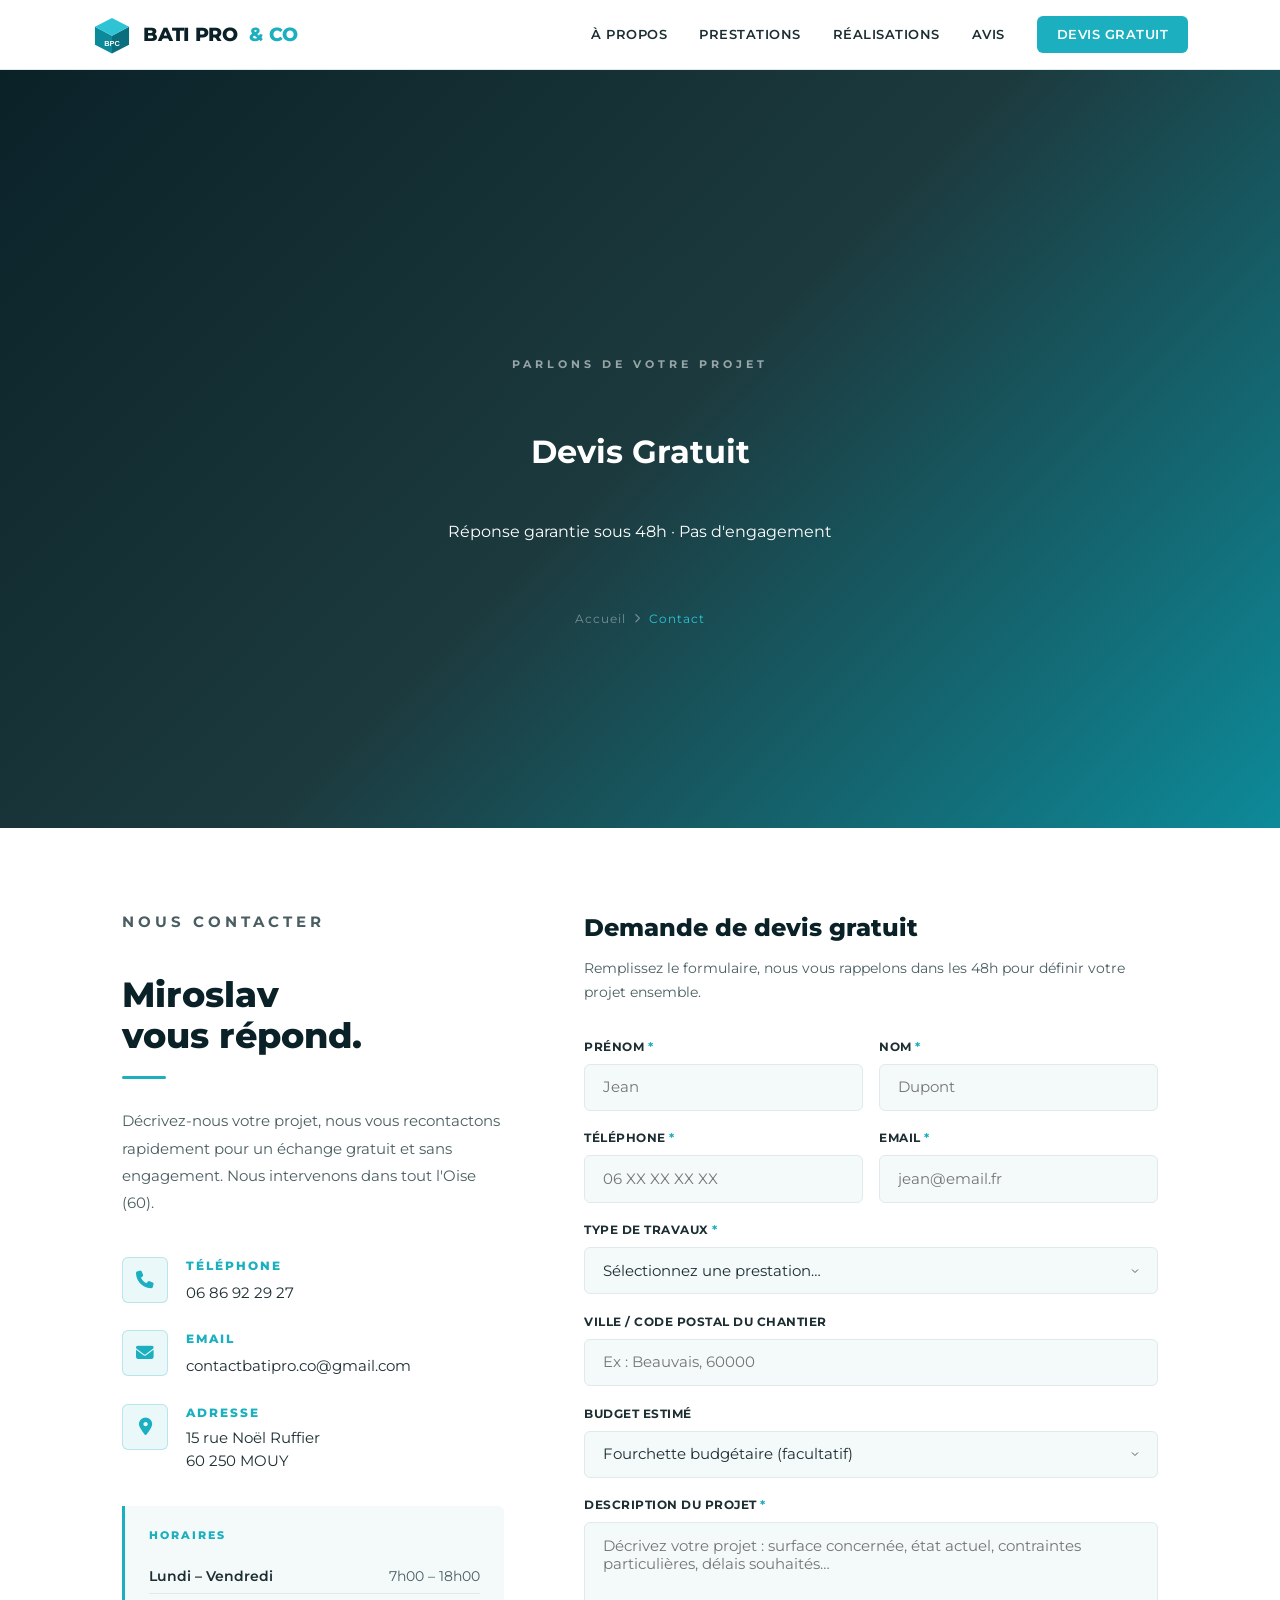
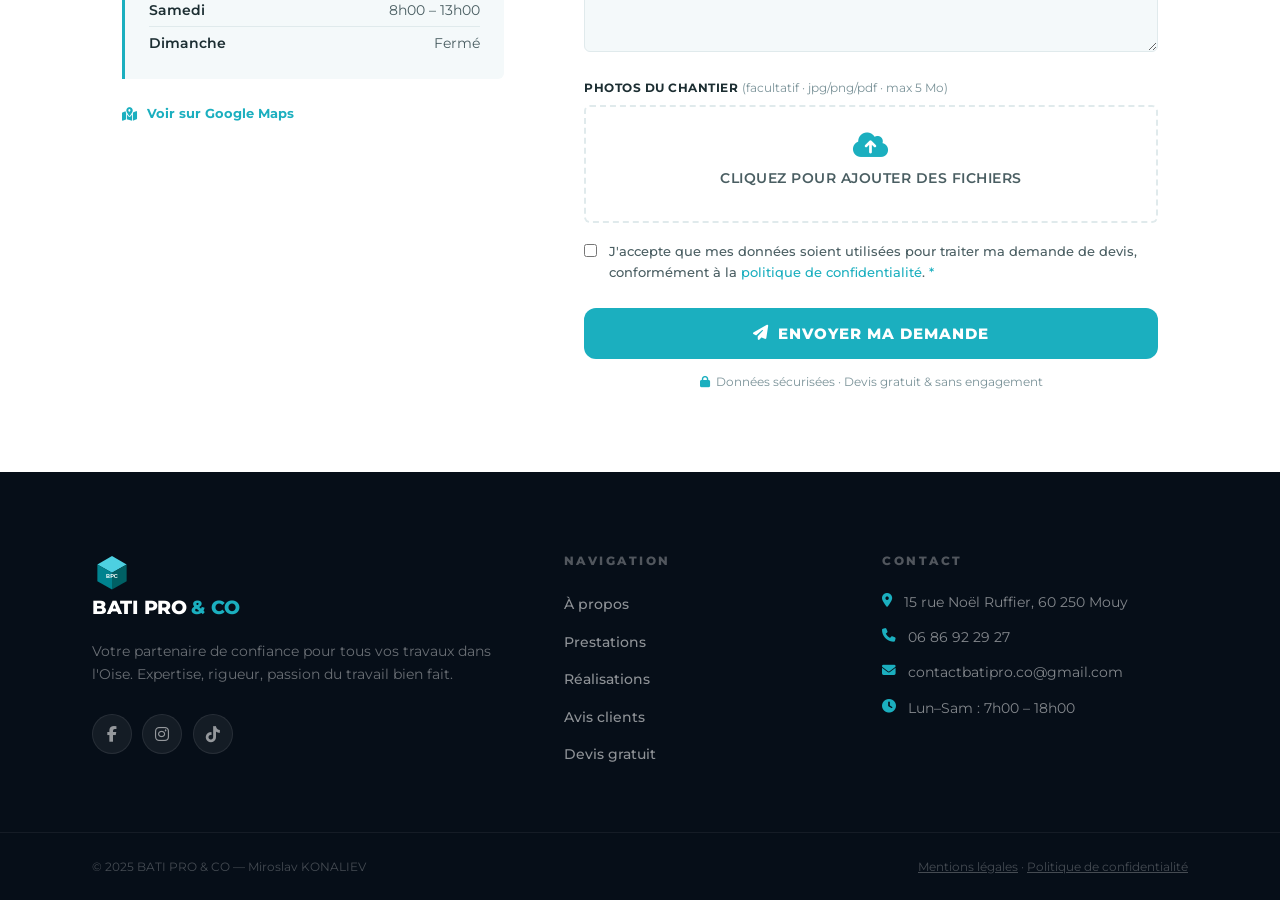
<file: contact.html>
<!DOCTYPE html>
<html lang="fr">
<head>
    <meta charset="UTF-8">
    <meta name="viewport" content="width=device-width, initial-scale=1.0">

    <!-- ═══ SEO PRIMAIRE ═══ -->
    <title>Devis Gratuit – BATI PRO & CO | Contactez-nous – Mouy, Oise</title>
    <meta name="description" content="Demandez votre devis gratuit à BATI PRO & CO. Rénovation, gros œuvre, isolation – Mouy et toute l'Oise (60). Réponse sous 48h – 06 86 92 29 27">
    <meta name="author"  content="BATI PRO & CO – Miroslav KONALIEV">
    <meta name="robots"  content="noindex, follow">
    <meta name="theme-color" content="#1BAFBF">
    <link rel="canonical" href="https://www.batipro-and-co.fr/contact.html">

    <!-- ═══ OPEN GRAPH ═══ -->
    <meta property="og:type"        content="website">
    <meta property="og:locale"      content="fr_FR">
    <meta property="og:site_name"   content="BATI PRO & CO">
    <meta property="og:url"         content="https://www.batipro-and-co.fr/contact.html">
    <meta property="og:title"       content="Devis Gratuit – BATI PRO & CO | Mouy, Oise (60)">
    <meta property="og:description" content="Demandez votre devis gratuitement. Réponse sous 48h – 06 86 92 29 27.">
    <meta property="og:image"       content="https://www.batipro-and-co.fr/images/og-image.jpg">
    <meta property="og:image:alt"   content="BATI PRO & CO – Devis gratuit">

    <!-- ═══ TWITTER CARD ═══ -->
    <meta name="twitter:card"        content="summary_large_image">
    <meta name="twitter:title"       content="Devis Gratuit – BATI PRO & CO | Mouy, Oise">
    <meta name="twitter:description" content="Devis gratuit sous 48h. Rénovation, gros œuvre, isolation RGE – Oise (60).">
    <meta name="twitter:image"       content="https://www.batipro-and-co.fr/images/og-image.jpg">

    <!-- ═══ SCHEMA.ORG — FAQ (boost visibilité Google) ═══ -->
    <script type="application/ld+json">
    {
      "@context": "https://schema.org",
      "@type": "FAQPage",
      "mainEntity": [
        {
          "@type": "Question",
          "name": "Quel est le délai pour obtenir un devis ?",
          "acceptedAnswer": {
            "@type": "Answer",
            "text": "Nous vous recontactons sous 48h après réception de votre demande pour fixer un rendez-vous sur chantier. Le devis est entièrement gratuit et sans engagement."
          }
        },
        {
          "@type": "Question",
          "name": "BATI PRO & CO intervient dans quelles zones ?",
          "acceptedAnswer": {
            "@type": "Answer",
            "text": "Nous intervenons principalement dans l'Oise (60) et le Val-d'Oise (95). Basés à Mouy, nous couvrons Beauvais, Creil, Compiègne, Senlis et leurs environs."
          }
        },
        {
          "@type": "Question",
          "name": "Êtes-vous certifié RGE pour l'isolation ?",
          "acceptedAnswer": {
            "@type": "Answer",
            "text": "Oui, BATI PRO & CO est certifié RGE (Reconnu Garant de l'Environnement), ce qui vous permet de bénéficier des aides MaPrimeRénov' et CEE pour vos travaux d'isolation."
          }
        },
        {
          "@type": "Question",
          "name": "Proposez-vous une garantie sur vos travaux ?",
          "acceptedAnswer": {
            "@type": "Answer",
            "text": "Tous nos travaux de construction et gros œuvre sont couverts par la garantie décennale obligatoire. Nous sommes assurés et nos chantiers respectent les normes DTU en vigueur."
          }
        }
      ]
    }
    </script>

    <!-- ═══ FAVICON ═══ -->
    <link rel="icon"             type="image/png" href="images/favicon.png">
    <link rel="apple-touch-icon"                  href="images/favicon.png">

    <!-- ═══ POLICES ═══ -->
    <!-- ═══ POLICES ASYNC (non-bloquant) ═══ -->
    <link rel="preconnect" href="https://fonts.googleapis.com">
    <link rel="preconnect" href="https://fonts.gstatic.com" crossorigin>
    <link rel="preload" as="style" href="https://fonts.googleapis.com/css2?family=Montserrat:wght@300;400;500;600;700;800&display=swap">
    <link rel="stylesheet" href="https://fonts.googleapis.com/css2?family=Montserrat:wght@300;400;500;600;700;800&display=swap" media="print" onload="this.media='all'">
    <noscript><link rel="stylesheet" href="https://fonts.googleapis.com/css2?family=Montserrat:wght@300;400;500;600;700;800&display=swap"></noscript>

    <!-- ═══ FONT AWESOME ASYNC (non-bloquant, économie ~950ms) ═══ -->
    <link rel="preload" as="style" href="https://cdnjs.cloudflare.com/ajax/libs/font-awesome/6.5.0/css/all.min.css">
    <link rel="stylesheet" href="https://cdnjs.cloudflare.com/ajax/libs/font-awesome/6.5.0/css/all.min.css" media="print" onload="this.media='all'">
    <noscript><link rel="stylesheet" href="https://cdnjs.cloudflare.com/ajax/libs/font-awesome/6.5.0/css/all.min.css"></noscript>
    <!-- ═══ PRELOAD LCP ═══ -->

    <!-- ═══ CSS CRITIQUE INLINE (0ms bloquant) ═══ -->
    <style>@font-face{font-family:'Montserrat';font-display:swap;}
:root{--c-teal:#1BAFBF;--c-teal-d:#0D8A99;--c-teal-l:#2EC4D6;--c-navy:#0A2128;--c-ink:#1C2E32;--c-slate:#4A5E62;--c-muted:#7A9298;--c-border:#E0EAEC;--c-bg:#F4F9FA;--c-white:#FFFFFF;--f-display:'Montserrat',sans-serif;--f-body:'Montserrat',sans-serif;--r-sm:6px;--r-md:12px;--r-lg:20px;--shadow-sm:0 2px 8px rgba(10,33,40,.06);--shadow-md:0 8px 24px rgba(10,33,40,.10);--shadow-lg:0 20px 48px rgba(10,33,40,.14);--nav-h:70px;--wrap:1160px;}
*,*::before,*::after{margin:0;padding:0;box-sizing:border-box;}
html{scroll-behavior:smooth;-webkit-font-smoothing:antialiased;}
body{font-family:var(--f-body);color:var(--c-ink);background:var(--c-white);line-height:1.65;}
img{display:block;max-width:100%;object-fit:cover;}
a{color:inherit;text-decoration:none;}
ul{list-style:none;}
button{font-family:inherit;cursor:pointer;border:none;background:none;}
.wrap{max-width:var(--wrap);margin:0 auto;padding:0 2rem;}
.btn-cta{display:inline-flex;align-items:center;gap:.6rem;background:var(--c-teal);color:#fff;font-weight:700;font-size:.9rem;padding:.9rem 2rem;border-radius:var(--r-md);transition:background .22s,transform .18s;white-space:nowrap;letter-spacing:.3px;}
.btn-cta:hover{background:var(--c-teal-d);transform:translateY(-2px);}
.btn-ghost{display:inline-flex;align-items:center;gap:.6rem;color:rgba(255,255,255,.85);font-weight:600;font-size:.9rem;padding:.9rem 1.5rem;border-radius:var(--r-md);border:1.5px solid rgba(255,255,255,.28);transition:border-color .2s,background .2s;white-space:nowrap;}
.btn-ghost:hover{border-color:rgba(255,255,255,.7);background:rgba(255,255,255,.08);}
.header{position:sticky;top:0;z-index:900;height:var(--nav-h);background:rgba(255,255,255,.97);border-bottom:1px solid var(--c-border);backdrop-filter:blur(12px);transition:box-shadow .3s;}
.header.is-scrolled{box-shadow:var(--shadow-md);}
.nav-inner{max-width:var(--wrap);margin:0 auto;padding:0 2rem;height:100%;display:flex;align-items:center;justify-content:space-between;gap:1.5rem;}
.brand{display:flex;align-items:center;gap:.7rem;text-decoration:none;}
.brand-logo{flex-shrink:0;}
.brand-name{font-family:var(--f-display);font-size:1.2rem;font-weight:800;color:var(--c-navy);letter-spacing:-.3px;}
.brand-amp{font-family:var(--f-display);font-size:1.2rem;font-weight:800;color:var(--c-teal);}
.nav-links{display:flex;align-items:center;gap:2rem;}
.nav-links a{position:relative;color:var(--c-ink);font-family:var(--f-display);font-size:.82rem;font-weight:600;letter-spacing:.5px;text-transform:uppercase;transition:color .2s;}
.nav-links a::after{content:'';position:absolute;bottom:-4px;left:0;width:0;height:2px;background:var(--c-teal);transition:width .25s;border-radius:2px;}
.nav-links a:hover{color:var(--c-teal);}
.nav-links a:hover::after,.nav-links a.active::after{width:100%;}
.nav-links a.active{color:var(--c-teal);}
.nav-btn{background:var(--c-teal)!important;color:#fff!important;padding:.5rem 1.25rem;border-radius:var(--r-sm);font-size:.8rem!important;transition:background .2s!important;}
.nav-btn::after{display:none!important;}
.nav-btn:hover{background:var(--c-teal-d)!important;}
.burger{display:none;flex-direction:column;justify-content:center;gap:5px;width:38px;height:38px;padding:5px;}
.burger span{display:block;width:100%;height:2px;background:var(--c-ink);border-radius:2px;transition:transform .3s,opacity .3s;}
.burger.is-open span:nth-child(1){transform:translateY(7px) rotate(45deg);}
.burger.is-open span:nth-child(2){opacity:0;}
.burger.is-open span:nth-child(3){transform:translateY(-7px) rotate(-45deg);}
.nav-backdrop{display:none;position:fixed;inset:0;background:rgba(0,0,0,.35);z-index:800;}
.nav-backdrop.is-open{display:block;}
.hero{margin-top:0;min-height:92vh;background:linear-gradient(135deg,var(--c-navy) 0%,#1c3a3e 50%,var(--c-teal-d) 100%);display:flex;align-items:center;justify-content:center;text-align:center;position:relative;overflow:hidden;padding-top:var(--nav-h);}
.hero-bg{position:absolute;inset:0;background:linear-gradient(135deg,rgba(10,33,40,.90) 35%,rgba(27,175,191,.40) 100%),url('images/facade-pierre-reconstruction.jpg') center/cover no-repeat;z-index:0;}
.hero-inner{position:relative;z-index:1;max-width:var(--wrap);margin:0 auto;padding:5rem 2rem 4rem;display:flex;flex-direction:column;gap:2.5rem;}
.hero-label{display:inline-flex;align-items:center;gap:.5rem;font-size:.72rem;font-weight:700;letter-spacing:3px;text-transform:uppercase;color:rgba(255,255,255,.6);}
.dot{width:8px;height:8px;background:var(--c-teal);border-radius:50%;display:inline-block;animation:pulse 2s infinite;}
@keyframes pulse{0%,100%{box-shadow:0 0 0 0 rgba(27,175,191,.5);}50%{box-shadow:0 0 0 6px rgba(27,175,191,0);}}
.hero-text h1{font-family:var(--f-display);font-size:clamp(2.8rem,6.5vw,5.2rem);font-weight:800;line-height:1.04;margin-bottom:1.25rem;max-width:700px;color:#fff;}
.hero-text h1 em{font-style:normal;color:var(--c-teal-l);}
.hero-text p{font-size:clamp(.95rem,2vw,1.1rem);color:rgba(255,255,255,.7);max-width:520px;margin-bottom:2.5rem;font-weight:400;}
.hero-actions{display:flex;flex-wrap:wrap;gap:1rem;}
.trust-bar{background:var(--c-navy);color:#fff;}
.trust-inner{max-width:var(--wrap);margin:0 auto;padding:0 2rem;display:flex;justify-content:center;flex-wrap:wrap;}
.trust-item{display:flex;align-items:center;gap:.6rem;padding:1rem 1.75rem;font-size:.78rem;font-weight:600;color:rgba(255,255,255,.75);letter-spacing:.3px;}
.trust-item i{color:var(--c-teal);font-size:.9rem;}
.trust-sep{width:1px;height:18px;background:rgba(255,255,255,.12);align-self:center;}
.mobile-cta{display:none;position:fixed;bottom:0;left:0;right:0;z-index:999;padding:.85rem 1rem;background:var(--c-white);border-top:1px solid var(--c-border);box-shadow:0 -4px 20px rgba(0,0,0,.1);gap:.75rem;}
.mc-call{flex:1;display:flex;align-items:center;justify-content:center;gap:.5rem;padding:.85rem;background:var(--c-navy);color:#fff;font-weight:700;font-size:.85rem;border-radius:var(--r-sm);}
.mc-devis{flex:1.3;display:flex;align-items:center;justify-content:center;padding:.85rem;background:var(--c-teal);color:#fff;font-weight:700;font-size:.85rem;border-radius:var(--r-sm);transition:background .2s;}
.mc-devis:hover{background:var(--c-teal-d);}
@media(max-width:768px){.burger{display:flex;}.nav-links{position:fixed;top:0;right:-100%;width:min(300px,82vw);height:100dvh;background:var(--c-white);flex-direction:column;align-items:flex-start;padding:calc(var(--nav-h) + 1.5rem) 2rem 2rem;gap:0;z-index:850;transition:right .35s cubic-bezier(.4,0,.2,1);box-shadow:-12px 0 40px rgba(0,0,0,.12);border-left:1px solid var(--c-border);}.nav-links.is-open{right:0;}.nav-links a{display:block;padding:1rem 0;font-size:.9rem;border-bottom:1px solid var(--c-border);width:100%;}.nav-links a::after{display:none;}.nav-btn{margin-top:1.25rem;width:100%;text-align:center;padding:.8rem!important;}.hero{min-height:auto;padding:2rem 0 4rem;}.hero-inner{padding:3rem 1.5rem 2rem;gap:2rem;}.hero-actions{flex-direction:column;}.hero-actions a{width:100%;justify-content:center;}.trust-item{padding:.85rem 1rem;font-size:.72rem;}.trust-sep{display:none;}.mobile-cta{display:flex;}}</style>
    <!-- ═══ CSS COMPLET — chargé après rendu initial ═══ -->
    <script>
    // Charge style.css sans bloquer le rendu ni le bfcache
    (function(){
      var d=document,l=d.createElement('link');
      l.rel='stylesheet';l.href='style-contact.css';
      d.head.appendChild(l);
      // Restauration bfcache
      window.addEventListener('pageshow',function(e){
        if(e.persisted && !d.querySelector('link[href="style-contact.css"]')){
          var r=d.createElement('link');r.rel='stylesheet';r.href='style-contact.css';
          d.head.appendChild(r);
        }
      });
    })();
    </script>
    <noscript><link rel="stylesheet" href="style-contact.css"></noscript>
</head>
<body>

<!-- ══ NAVIGATION ══ -->
<header class="header" id="header">
    <div class="nav-inner">
        <a href="index.html" class="brand">
            <svg class="brand-logo" xmlns="http://www.w3.org/2000/svg" viewBox="0 0 54 54" width="40" height="40">
                <polygon points="4,16 27,28 27,52 4,40" fill="#0D8A99"/>
                <polygon points="27,28 50,16 50,40 27,52" fill="#0A6E7C"/>
                <polygon points="4,16 27,4 50,16 27,28" fill="#2EC4D6"/>
                <text x="27" y="42" font-family="Arial Black,Arial" font-weight="900" font-size="10" fill="white" text-anchor="middle">BPC</text>
            </svg>
            <span class="brand-name">BATI PRO</span>
            <span class="brand-amp">&amp; CO</span>
        </a>
        <nav class="nav-links" id="navLinks">
            <a href="index.html#apropos">À propos</a>
            <a href="index.html#prestations">Prestations</a>
            <a href="realisations.html">Réalisations</a>
            <a href="index.html#avis">Avis</a>
            <a href="contact.html" class="nav-btn active">Devis gratuit</a>
        </nav>
        <button class="burger" id="burger" aria-label="Menu" aria-expanded="false" aria-controls="navLinks">
            <span></span><span></span><span></span>
        </button>
    </div>
    <div class="nav-backdrop" id="navBackdrop"></div>
</header>


<!-- ══ PAGE HERO ══ -->
<div class="hero fade-in">
    <div class="hero-inner">
        <p class="section-eyebrow" style="color:rgba(255,255,255,.55);">Parlons de votre projet</p>
        <h1>Devis Gratuit</h1>
        <p>Réponse garantie sous 48h · Pas d'engagement</p>
        <div class="breadcrumb">
            <a href="index.html">Accueil</a>
            <i class="fa-solid fa-chevron-right" style="font-size:.6rem"></i>
            <span>Contact</span>
        </div>
    </div>
</div>


<!-- ══ CONTENU CONTACT ══ -->
<div class="contact-section fade-in">

    <!-- ── COLONNE GAUCHE : infos ── -->
    <div class="contact-info">
        <p class="section-eyebrow">Nous contacter</p>
        <h2>Miroslav <br>vous répond.</h2>
        <div class="info-divider"></div>
        <p>Décrivez-nous votre projet, nous vous recontactons rapidement pour un échange gratuit et sans engagement. Nous intervenons dans tout l'Oise (60).</p>

        <div class="contact-item">
            <div class="contact-icon"><i class="fa-solid fa-phone"></i></div>
            <div>
                <h3>Téléphone</h3>
                <a href="tel:0686922927">06 86 92 29 27</a>
            </div>
        </div>

        <div class="contact-item">
            <div class="contact-icon"><i class="fa-solid fa-envelope"></i></div>
            <div>
                <h3>Email</h3>
                <a href="mailto:contactbatipro.co@gmail.com">contactbatipro.co@gmail.com</a>
            </div>
        </div>

        <div class="contact-item">
            <div class="contact-icon"><i class="fa-solid fa-location-dot"></i></div>
            <div>
                <h3>Adresse</h3>
                <p>15 rue Noël Ruffier<br>60 250 MOUY</p>
            </div>
        </div>

        <div class="horaires">
            <h3>Horaires</h3>
            <div class="horaire-row"><strong>Lundi – Vendredi</strong><span>7h00 – 18h00</span></div>
            <div class="horaire-row"><strong>Samedi</strong><span>8h00 – 13h00</span></div>
            <div class="horaire-row"><strong>Dimanche</strong><span>Fermé</span></div>
        </div>

        <!-- Map placeholder — remplacez par un vrai iframe Google Maps si vous voulez -->
        <a href="https://maps.google.com/?q=15+rue+Noël+Ruffier+60250+Mouy"
           target="_blank" rel="noopener"
           style="display:flex;align-items:center;gap:.6rem;margin-top:1.5rem;font-size:.82rem;font-weight:700;color:var(--c-teal);">
            <i class="fa-solid fa-map-location-dot"></i>
            Voir sur Google Maps
        </a>
    </div>

    <!-- ── COLONNE DROITE : formulaire ── -->
    <div class="contact-form-wrap">
        <h3>Demande de devis gratuit</h3>
        <p>Remplissez le formulaire, nous vous rappelons dans les 48h pour définir votre projet ensemble.</p>

        <!-- Messages retour PHP -->
        <div class="alert alert-success" id="alertSuccess">
            <i class="fa-solid fa-circle-check"></i>
            <span>Votre demande a bien été envoyée ! Miroslav vous recontactera sous 48h.</span>
        </div>
        <div class="alert alert-error" id="alertError">
            <i class="fa-solid fa-triangle-exclamation"></i>
            <span id="errorMsg">Une erreur est survenue, veuillez réessayer ou appeler directement au 06 86 92 29 27.</span>
        </div>

        <form id="contactForm" action="send-mail.php" method="post" enctype="multipart/form-data" novalidate>

            <div class="form-row">
                <div class="form-field">
                    <label for="prenom">Prénom <span class="form-req">*</span></label>
                    <input type="text" name="prenom" id="prenom" placeholder="Jean" autocomplete="given-name" required>
                </div>
                <div class="form-field">
                    <label for="nom">Nom <span class="form-req">*</span></label>
                    <input type="text" name="nom" id="nom" placeholder="Dupont" autocomplete="family-name" required>
                </div>
            </div>

            <div class="form-row">
                <div class="form-field">
                    <label for="telephone">Téléphone <span class="form-req">*</span></label>
                    <input type="tel" name="telephone" id="telephone" placeholder="06 XX XX XX XX" autocomplete="tel" required>
                </div>
                <div class="form-field">
                    <label for="email">Email <span class="form-req">*</span></label>
                    <input type="email" name="email" id="email" placeholder="jean@email.fr" autocomplete="email" required>
                </div>
            </div>

            <div class="form-field">
                <label for="type_travaux">Type de travaux <span class="form-req">*</span></label>
                <select name="type_travaux" id="type_travaux" required>
                    <option value="" disabled selected>Sélectionnez une prestation…</option>
                    <option value="Gros œuvre / Maçonnerie">Gros œuvre / Maçonnerie</option>
                    <option value="Extension / Agrandissement">Extension / Agrandissement</option>
                    <option value="Isolation thermique">Isolation thermique (RGE)</option>
                    <option value="Rénovation intérieure complète">Rénovation intérieure complète</option>
                    <option value="Salle de bain clé en main">Salle de bain clé en main</option>
                    <option value="Carrelage / Faïence">Carrelage / Faïence</option>
                    <option value="Peinture / Plâtrerie">Peinture / Plâtrerie</option>
                    <option value="Menuiseries PVC / Aluminium">Menuiseries PVC / Aluminium</option>
                    <option value="Autre">Autre (préciser dans le message)</option>
                </select>
            </div>

            <div class="form-field">
                <label>Ville / Code postal du chantier</label>
                <input type="text" name="localisation" id="localisation" placeholder="Ex : Beauvais, 60000">
            </div>

            <div class="form-field">
                <label>Budget estimé</label>
                <select name="budget" id="budget">
                    <option value="" disabled selected>Fourchette budgétaire (facultatif)</option>
                    <option value="Moins de 5 000 €">Moins de 5 000 €</option>
                    <option value="5 000 – 15 000 €">5 000 – 15 000 €</option>
                    <option value="15 000 – 30 000 €">15 000 – 30 000 €</option>
                    <option value="30 000 – 60 000 €">30 000 – 60 000 €</option>
                    <option value="Plus de 60 000 €">Plus de 60 000 €</option>
                </select>
            </div>

            <div class="form-field">
                <label for="message">Description du projet <span class="form-req">*</span></label>
                <textarea name="message" id="message" placeholder="Décrivez votre projet : surface concernée, état actuel, contraintes particulières, délais souhaités…" required></textarea>
            </div>

            <!-- Upload photos (envoyées en pièce jointe) -->
            <div class="form-field">
                <label>Photos du chantier <span style="font-weight:400;text-transform:none;letter-spacing:0;color:var(--c-muted)">(facultatif · jpg/png/pdf · max 5 Mo)</span></label>
                <div class="upload-zone">
                    <label for="photos">
                        <i class="fa-solid fa-cloud-arrow-up"></i>
                        <span>Cliquez pour ajouter des fichiers</span>
                        <input type="file" name="photos[]" id="photos" multiple accept="image/jpeg,image/png,image/webp,application/pdf,.pdf,.jpg,.jpeg,.png,.webp" style="display:none" onchange="updateFileLabel(this)">
                    </label>
                </div>
                <span id="fileLabel" style="font-size:.75rem;color:var(--c-muted);margin-top:.4rem;display:block;"></span>
            </div>

            <!-- Anti-spam honeypot (champ caché) -->
            <input type="text" name="website" style="display:none" tabindex="-1" autocomplete="off">
            <input type="hidden" name="csrf_token" id="csrf_token" value="">

            <!-- RGPD -->
            <div class="form-field" style="display:flex;align-items:flex-start;gap:.75rem;">
                <input type="checkbox" name="rgpd" id="rgpd" style="margin-top:3px;width:auto;accent-color:var(--c-teal);" required>
                <label for="rgpd" style="text-transform:none;letter-spacing:0;font-weight:500;font-size:.8rem;color:var(--c-slate);cursor:pointer;">
                    J'accepte que mes données soient utilisées pour traiter ma demande de devis, conformément à la <a href="mentions-legales.html" style="color:var(--c-teal)">politique de confidentialité</a>. <span class="form-req">*</span>
                </label>
            </div>

            <button type="submit" class="btn-submit" id="submitBtn">
                <i class="fa-solid fa-paper-plane"></i>
                Envoyer ma demande
            </button>
            <p class="form-note">
                <i class="fa-solid fa-lock" style="color:var(--c-teal)"></i>
                Données sécurisées · Devis gratuit &amp; sans engagement
            </p>

        </form>
    </div>
</div>


<!-- ══ FOOTER ══ -->
<footer class="footer fade-in">
    <div class="footer-inner">
        <div class="footer-brand">
            <img src="images/logo-bpc.svg" alt="Logo BPC" class="brand-logo" width="40" height="40">
            <span class="brand-name">BATI PRO</span>
            <span class="brand-amp">&amp; CO</span>
            <p>Votre partenaire de confiance pour tous vos travaux dans l'Oise. Expertise, rigueur, passion du travail bien fait.</p>
            <div class="footer-socials">
               <a href="https://www.facebook.com/profile.php?id=61588643851756" aria-label="Facebook"><i class="fa-brands fa-facebook-f"></i></a>
                <a href="https://www.instagram.com/batiproco?igsh=MXJzeXlwYWt3NGRhcw%3D%3D&utm_source=qr" aria-label="Instagram" target="_blank" rel="noopener"><i class="fa-brands fa-instagram"></i></a>
                <a href="https://www.tiktok.com/@bati.pro.co?_r=1&_t=ZN-96H8leArA0s" aria-label="TikTok" target="_blank" rel="noopener"><i class="fa-brands fa-tiktok"></i></a>
                
            
            </div>
        </div>
        <div class="footer-nav">
            <h3>Navigation</h3>
            <ul>
                <li><a href="#apropos">À propos</a></li>
                <li><a href="#prestations">Prestations</a></li>
                <li><a href="realisations.html">Réalisations</a></li>
                <li><a href="#avis">Avis clients</a></li>
                <li><a href="contact.html">Devis gratuit</a></li>
            </ul>
        </div>
        <div class="footer-contact">
            <h3>Contact</h3>
            <p><i class="fa-solid fa-location-dot"></i> 15 rue Noël Ruffier, 60 250 Mouy</p>
            <p><i class="fa-solid fa-phone"></i><a href="tel:0686922927">06 86 92 29 27</a></p>
            <p><i class="fa-solid fa-envelope"></i><a href="mailto:contactbatipro.co@gmail.com">contactbatipro.co@gmail.com</a></p>
            <p><i class="fa-solid fa-clock"></i> Lun–Sam : 7h00 – 18h00</p>
        </div>
    </div>
    <div class="footer-bottom">
        <div class="footer-bottom-inner">
            <p>© 2025 BATI PRO &amp; CO — Miroslav KONALIEV</p>
            <p><a href="mentions-legales.html">Mentions légales</a> · <a href="mentions-legales.html">Politique de confidentialité</a></p>
        </div>
    </div>
</footer>

<div class="mobile-cta">
    <a href="tel:0686922927" class="mc-call"><i class="fa-solid fa-phone"></i> Appeler</a>
    <a href="#contactForm" class="mc-devis">Devis express</a>
</div>

<script>
/* ── Nav ── */
const burger = document.getElementById('burger');
const navLinks = document.getElementById('navLinks');
const backdrop = document.getElementById('navBackdrop');
function setMenu(open) {
    burger.setAttribute('aria-expanded', open);
    burger.classList.toggle('is-open', open);
    navLinks.classList.toggle('is-open', open);
    backdrop.classList.toggle('is-open', open);
    document.body.style.overflow = open ? 'hidden' : '';
}
burger.addEventListener('click', () => setMenu(!navLinks.classList.contains('is-open')));
backdrop.addEventListener('click', () => setMenu(false));
navLinks.querySelectorAll('a').forEach(a => a.addEventListener('click', () => setMenu(false)));
window.addEventListener('scroll', () => {
    document.getElementById('header').classList.toggle('is-scrolled', window.scrollY > 40);
});
function fixMobilePad() {
    const cta = document.querySelector('.mobile-cta');
    document.body.style.paddingBottom = window.getComputedStyle(cta).display !== 'none' ? cta.offsetHeight + 'px' : '';
}
window.addEventListener('resize', fixMobilePad);
fixMobilePad();

/* ── Label upload ── */
function updateFileLabel(input) {
    const lbl = document.getElementById('fileLabel');
    if (input.files.length === 0) { lbl.textContent = ''; return; }
    lbl.textContent = input.files.length === 1
        ? input.files[0].name
        : input.files.length + ' fichiers sélectionnés';
}

async function fetchCsrfToken() {
    try {
        const res = await fetch('send-mail.php?csrf=1');
        const data = await res.json();
        if (data.success && data.csrf_token) {
            document.getElementById('csrf_token').value = data.csrf_token;
        }
    } catch (err) {
        console.warn('Impossible de récupérer le jeton CSRF', err);
    }
}

fetchCsrfToken();

/* ── Validation & soumission AJAX vers send-mail.php ── */
const form       = document.getElementById('contactForm');
const submitBtn  = document.getElementById('submitBtn');
const alertOk    = document.getElementById('alertSuccess');
const alertErr   = document.getElementById('alertError');
const errMsg     = document.getElementById('errorMsg');

function showAlert(el) {
    alertOk.classList.remove('show');
    alertErr.classList.remove('show');
    el.classList.add('show');
    el.scrollIntoView({ behavior: 'smooth', block: 'nearest' });
}

form.addEventListener('submit', async (e) => {
    e.preventDefault();

    /* Validation basique côté client */
    const required = ['prenom','nom','telephone','email','type_travaux','message','rgpd'];
    let valid = true;
    required.forEach(id => {
        const el = document.getElementById(id);
        if (!el) return;
        const ok = el.type === 'checkbox' ? el.checked : el.value.trim() !== '';
        el.style.borderColor = ok ? '' : '#E24B4A';
        if (!ok) valid = false;
    });

    /* Validation email */
    const emailEl = document.getElementById('email');
    if (!/^[^\s@]+@[^\s@]+\.[^\s@]+$/.test(emailEl.value)) {
        emailEl.style.borderColor = '#E24B4A';
        valid = false;
    }

    if (!valid) {
        errMsg.textContent = 'Merci de remplir tous les champs obligatoires (*).';
        showAlert(alertErr);
        return;
    }

    const csrfInput = document.getElementById('csrf_token');
    if (!csrfInput.value) {
        await fetchCsrfToken();
        if (!csrfInput.value) {
            errMsg.textContent = 'Impossible de sécuriser l’envoi. Rechargez la page et réessayez.';
            showAlert(alertErr);
            return;
        }
    }

    /* Envoi AJAX avec FormData (supporte les fichiers) */
    submitBtn.disabled = true;
    submitBtn.innerHTML = '<i class="fa-solid fa-circle-notch fa-spin"></i> Envoi en cours…';

    const formData = new FormData(form);

    try {
        const res  = await fetch('send-mail.php', { method: 'POST', body: formData });
        const data = await res.json();

        if (data.success) {
            showAlert(alertOk);
            form.reset();
            document.getElementById('fileLabel').textContent = '';
        } else {
            errMsg.textContent = data.message || 'Erreur lors de l\'envoi. Appelez-nous au 06 86 92 29 27.';
            showAlert(alertErr);
        }
    } catch (err) {
        errMsg.textContent = 'Impossible de joindre le serveur. Veuillez appeler le 06 86 92 29 27.';
        showAlert(alertErr);
    } finally {
        submitBtn.disabled = false;
        submitBtn.innerHTML = '<i class="fa-solid fa-paper-plane"></i> Envoyer ma demande';
    }
});

/* Réinitialiser bordure rouge au focus */
form.querySelectorAll('input, select, textarea').forEach(el => {
    el.addEventListener('focus', () => el.style.borderColor = '');
});

/* ── Intersection Observer pour animations fade-in ── */
const io = new IntersectionObserver((entries) => {
    entries.forEach(e => { if (e.isIntersecting) { e.target.classList.add('revealed'); io.unobserve(e.target); }});
}, { threshold: 0.1 });
document.querySelectorAll('.fade-in').forEach(el => io.observe(el));
</script>
</body>
</html>
</file>
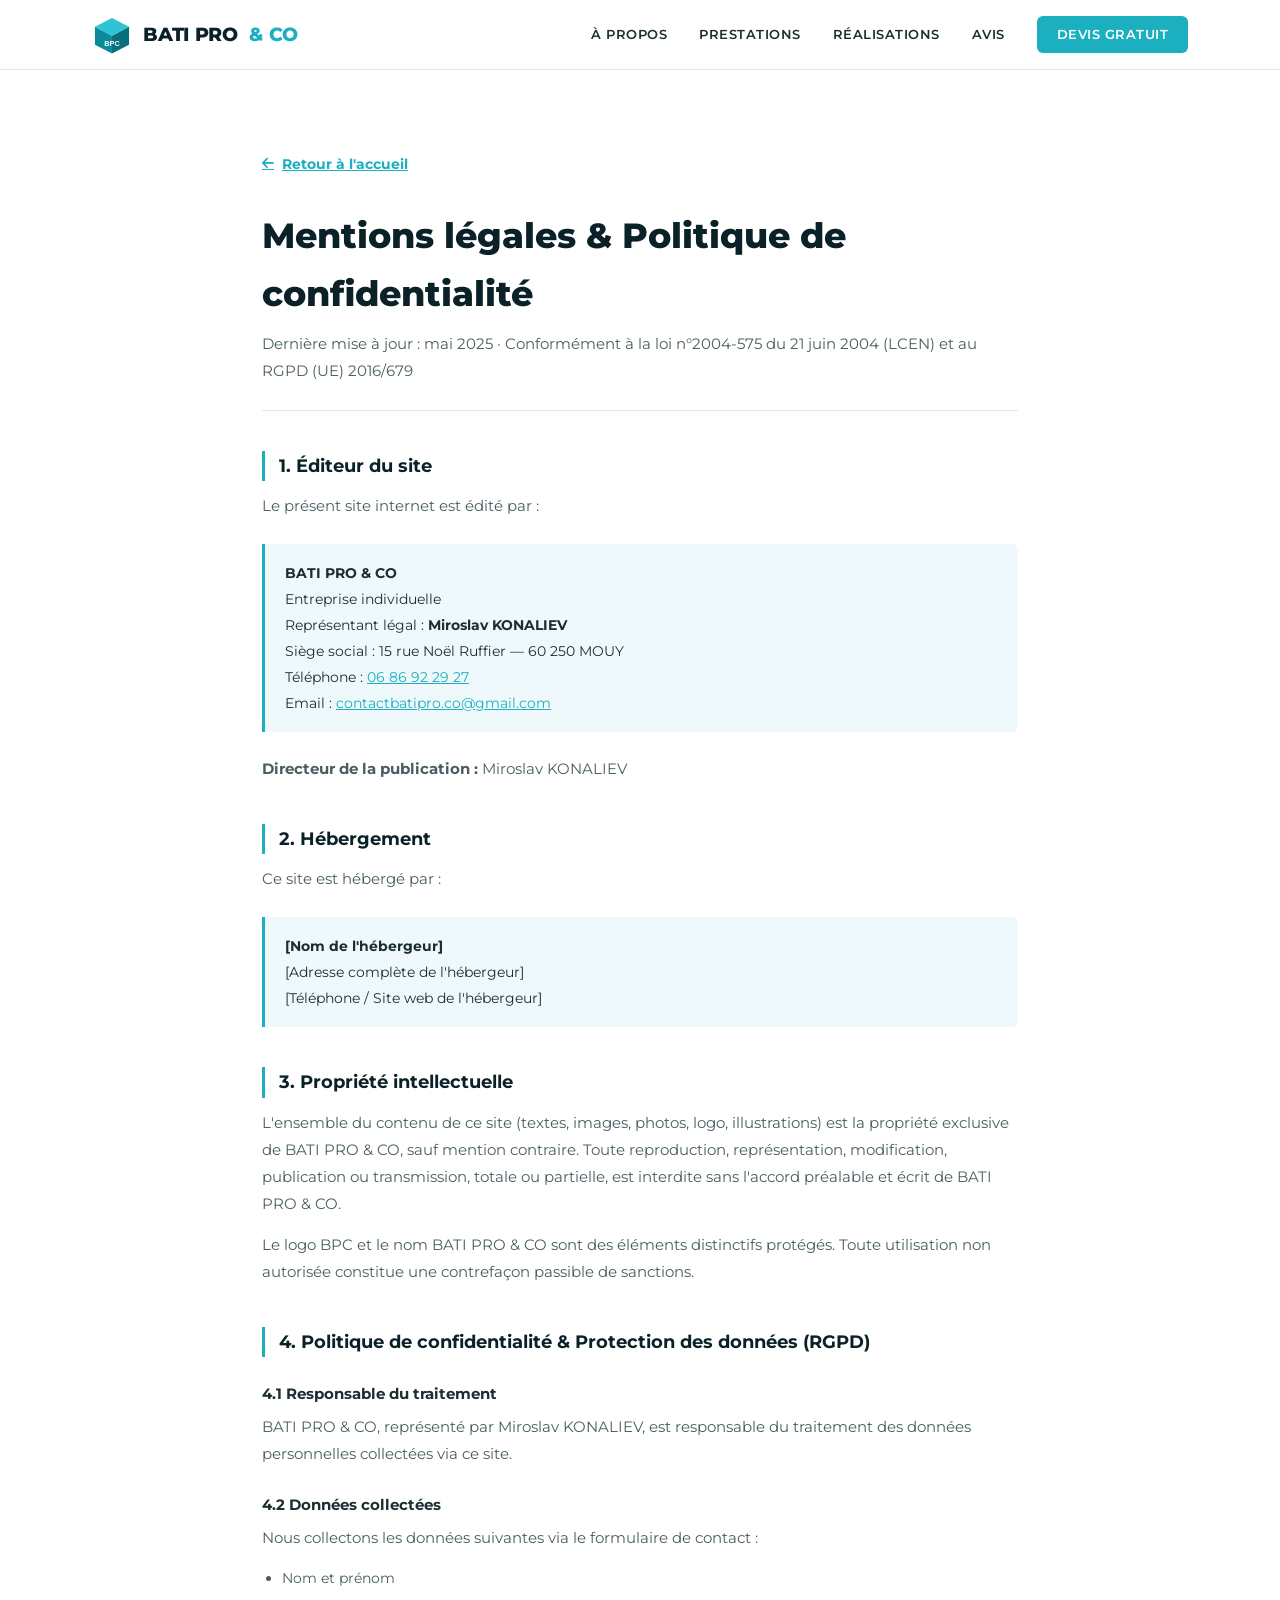
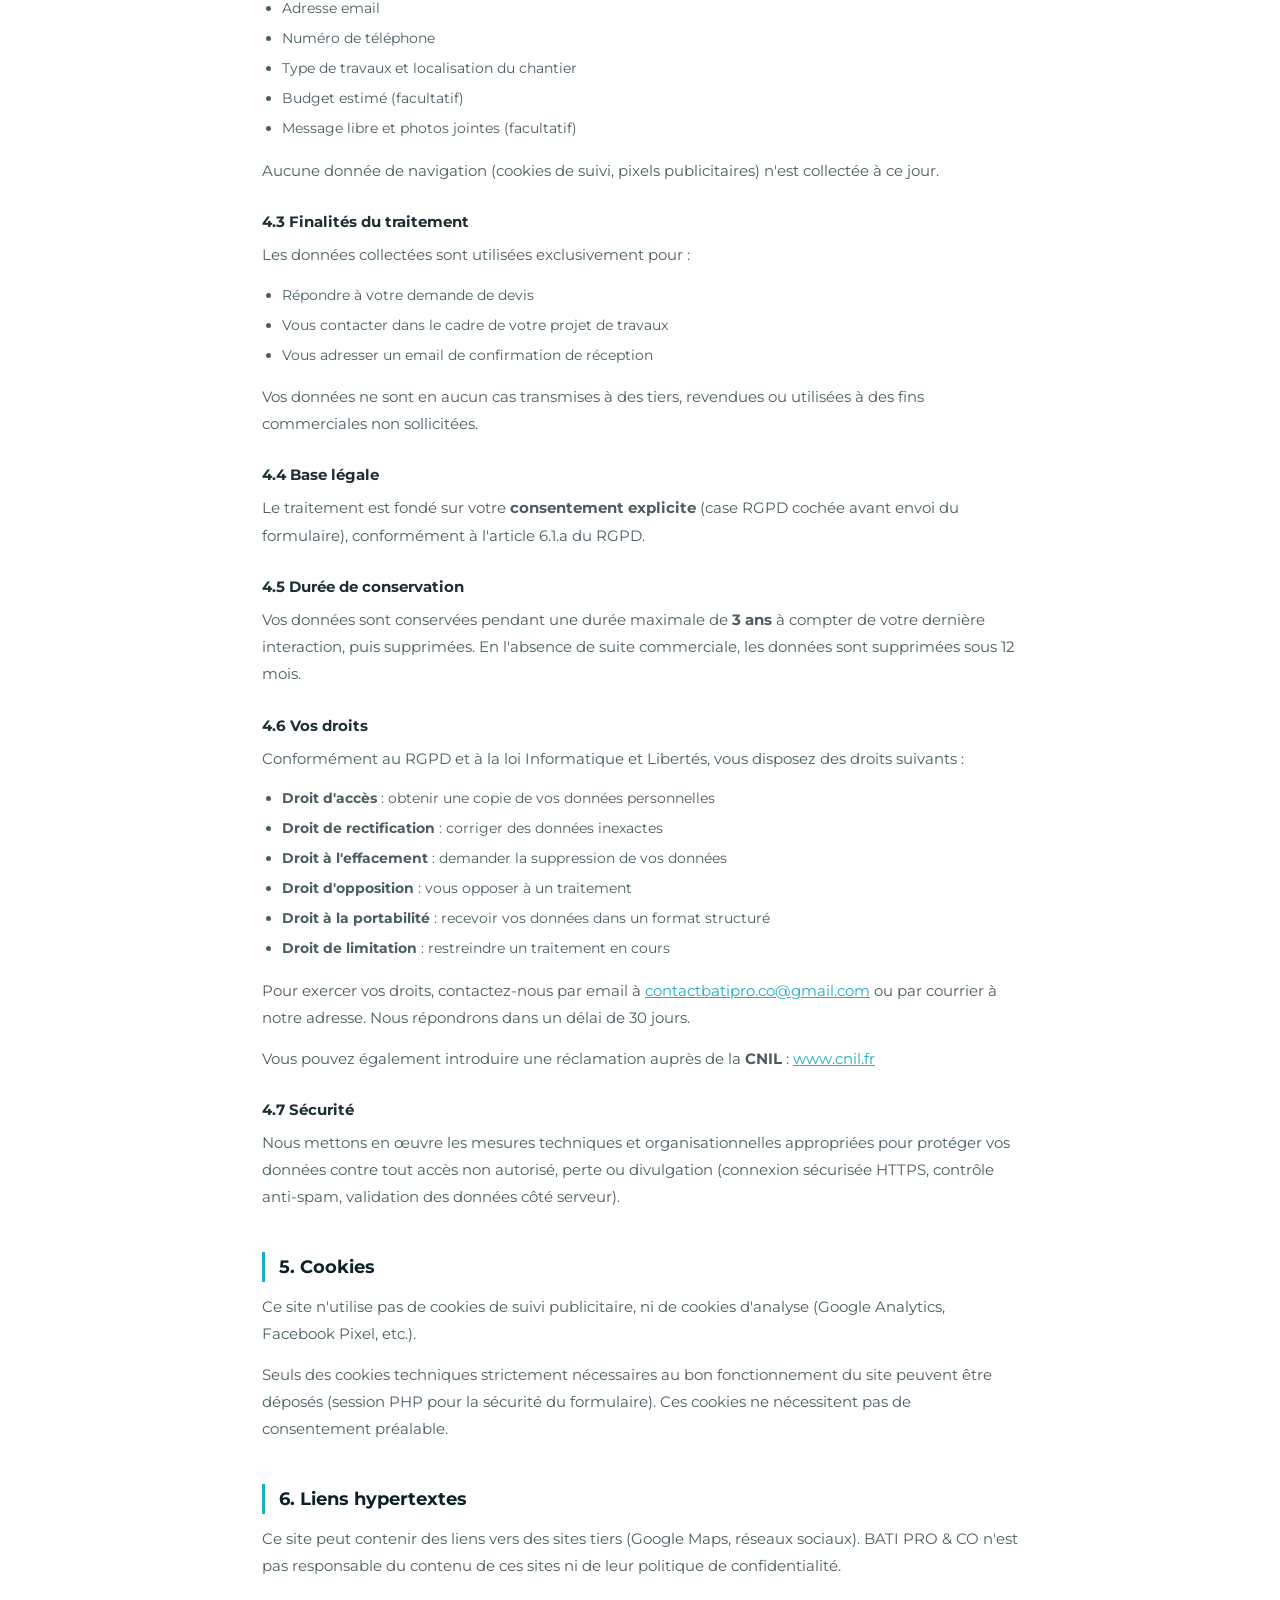
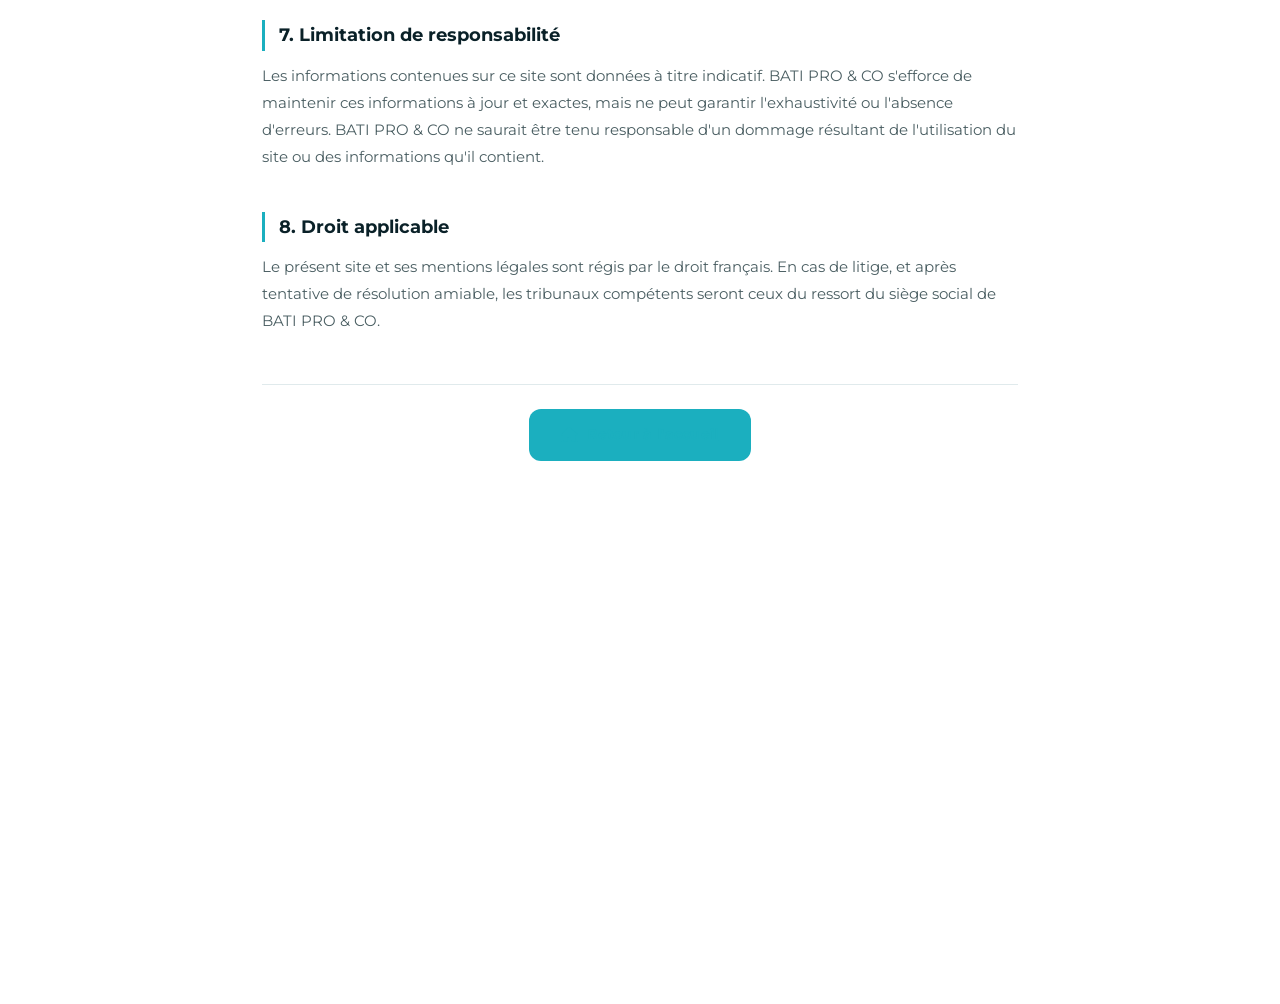
<file: mentions-legales.html>
<!DOCTYPE html>
<html lang="fr">
<head>
    <meta charset="UTF-8">
    <meta name="viewport" content="width=device-width, initial-scale=1.0">
    <title>Mentions légales & Politique de confidentialité – BATI PRO & CO</title>
    <meta name="description" content="Mentions légales, politique de confidentialité et informations RGPD de BATI PRO & CO, entreprise de bâtiment à Mouy (Oise 60).">
    <meta name="robots" content="noindex, follow">
    <link rel="canonical" href="https://www.batipro-and-co.fr/mentions-legales.html">
    <link rel="icon" type="image/png" href="images/favicon.png">
    <link rel="preconnect" href="https://fonts.googleapis.com">
    <link href="https://fonts.googleapis.com/css2?family=Montserrat:wght@300;400;500;600;700;800&display=swap" rel="stylesheet">
    <link href="https://cdnjs.cloudflare.com/ajax/libs/font-awesome/6.5.0/css/all.min.css" rel="stylesheet">
    <link rel="stylesheet" href="style-mentions.css">
    <style>
        .legal-wrap {
            max-width: 820px; margin: 0 auto;
            padding: 5rem 2rem 6rem;
        }
        .legal-wrap h1 {
            font-family: 'Montserrat', sans-serif;
            font-size: clamp(1.6rem, 3vw, 2.2rem);
            font-weight: 800; color: var(--c-navy);
            margin-bottom: .5rem;
        }
        .legal-meta {
            font-size: .82rem; color: var(--c-muted);
            margin-bottom: 3rem; padding-bottom: 1.5rem;
            border-bottom: 1px solid var(--c-border);
        }
        .legal-wrap h2 {
            font-family: 'Montserrat', sans-serif;
            font-size: 1.15rem; font-weight: 700;
            color: var(--c-navy); margin: 2.5rem 0 .75rem;
            padding-left: .9rem;
            border-left: 3px solid var(--c-teal);
        }
        .legal-wrap h3 {
            font-size: .95rem; font-weight: 700;
            color: var(--c-ink); margin: 1.5rem 0 .5rem;
        }
        .legal-wrap p {
            font-size: .92rem; color: var(--c-slate);
            line-height: 1.85; margin-bottom: .85rem;
        }
        .legal-wrap ul {
            margin: .5rem 0 1rem 1.25rem;
            list-style: disc;
        }
        .legal-wrap ul li {
            font-size: .9rem; color: var(--c-slate);
            line-height: 1.75; margin-bottom: .3rem;
        }
        .legal-wrap a { color: var(--c-teal); text-decoration: underline; }
        .legal-wrap a:hover { color: var(--c-teal-d); }
        .info-box {
            background: rgba(27,175,191,.07);
            border-left: 3px solid var(--c-teal);
            border-radius: 0 var(--r-sm) var(--r-sm) 0;
            padding: 1rem 1.25rem; margin: 1.5rem 0;
        }
        .info-box p { margin-bottom: 0; color: var(--c-ink); font-size: .88rem; }
        .back-btn {
            display: inline-flex; align-items: center; gap: .5rem;
            color: var(--c-teal); font-weight: 700; font-size: .85rem;
            margin-bottom: 2rem;
        }
        .back-btn:hover { color: var(--c-teal-d); }
        @media (max-width: 768px) { .legal-wrap { padding: 3rem 1.25rem 4rem; } }
    </style>
</head>
<body>

<!-- ══ NAVIGATION ══ -->
<header class="header" id="header">
    <div class="nav-inner">
        <a href="index.html" class="brand">
            <svg class="brand-logo" xmlns="http://www.w3.org/2000/svg" viewBox="0 0 54 54" width="40" height="40">
                <polygon points="4,16 27,28 27,52 4,40" fill="#0D8A99"/>
                <polygon points="27,28 50,16 50,40 27,52" fill="#0A6E7C"/>
                <polygon points="4,16 27,4 50,16 27,28" fill="#2EC4D6"/>
                <text x="27" y="42" font-family="Arial Black,Arial" font-weight="900" font-size="10" fill="white" text-anchor="middle">BPC</text>
            </svg>
            <span class="brand-name">BATI PRO</span>
            <span class="brand-amp">&amp; CO</span>
        </a>
        <nav class="nav-links" id="navLinks">
            <a href="index.html#apropos">À propos</a>
            <a href="index.html#prestations">Prestations</a>
            <a href="realisations.html">Réalisations</a>
            <a href="index.html#avis">Avis</a>
            <a href="contact.html" class="nav-btn">Devis gratuit</a>
        </nav>
        <button class="burger" id="burger" aria-label="Menu" aria-expanded="false">
            <span></span><span></span><span></span>
        </button>
    </div>
    <div class="nav-backdrop" id="navBackdrop"></div>
</header>


<div class="legal-wrap">
    <a href="index.html" class="back-btn">
        <i class="fa-solid fa-arrow-left"></i> Retour à l'accueil
    </a>

    <h1>Mentions légales &amp; Politique de confidentialité</h1>
    <p class="legal-meta">Dernière mise à jour : mai 2025 · Conformément à la loi n°2004-575 du 21 juin 2004 (LCEN) et au RGPD (UE) 2016/679</p>


    <!-- ══════════════════════════════════ -->
    <h2>1. Éditeur du site</h2>

    <p>Le présent site internet est édité par :</p>
    <div class="info-box">
        <p>
            <strong>BATI PRO &amp; CO</strong><br>
            Entreprise individuelle<br>
            Représentant légal : <strong>Miroslav KONALIEV</strong><br>
            Siège social : 15 rue Noël Ruffier — 60 250 MOUY<br>
            Téléphone : <a href="tel:0686922927">06 86 92 29 27</a><br>
            Email : <a href="mailto:contactbatipro.co@gmail.com">contactbatipro.co@gmail.com</a><br>
            <!-- SIRET : À compléter -->
            <!-- N° TVA intracommunautaire : À compléter si applicable -->
        </p>
    </div>

    <p><strong>Directeur de la publication :</strong> Miroslav KONALIEV</p>


    <!-- ══════════════════════════════════ -->
    <h2>2. Hébergement</h2>

    <p>Ce site est hébergé par :</p>
    <div class="info-box">
        <p>
            <!-- À compléter avec votre hébergeur réel (OVH, Ionos, o2switch…) -->
            <strong>[Nom de l'hébergeur]</strong><br>
            [Adresse complète de l'hébergeur]<br>
            [Téléphone / Site web de l'hébergeur]
        </p>
    </div>


    <!-- ══════════════════════════════════ -->
    <h2>3. Propriété intellectuelle</h2>

    <p>L'ensemble du contenu de ce site (textes, images, photos, logo, illustrations) est la propriété exclusive de BATI PRO &amp; CO, sauf mention contraire. Toute reproduction, représentation, modification, publication ou transmission, totale ou partielle, est interdite sans l'accord préalable et écrit de BATI PRO &amp; CO.</p>

    <p>Le logo BPC et le nom BATI PRO &amp; CO sont des éléments distinctifs protégés. Toute utilisation non autorisée constitue une contrefaçon passible de sanctions.</p>


    <!-- ══════════════════════════════════ -->
    <h2>4. Politique de confidentialité &amp; Protection des données (RGPD)</h2>

    <h3>4.1 Responsable du traitement</h3>
    <p>BATI PRO &amp; CO, représenté par Miroslav KONALIEV, est responsable du traitement des données personnelles collectées via ce site.</p>

    <h3>4.2 Données collectées</h3>
    <p>Nous collectons les données suivantes via le formulaire de contact :</p>
    <ul>
        <li>Nom et prénom</li>
        <li>Adresse email</li>
        <li>Numéro de téléphone</li>
        <li>Type de travaux et localisation du chantier</li>
        <li>Budget estimé (facultatif)</li>
        <li>Message libre et photos jointes (facultatif)</li>
    </ul>
    <p>Aucune donnée de navigation (cookies de suivi, pixels publicitaires) n'est collectée à ce jour.</p>

    <h3>4.3 Finalités du traitement</h3>
    <p>Les données collectées sont utilisées exclusivement pour :</p>
    <ul>
        <li>Répondre à votre demande de devis</li>
        <li>Vous contacter dans le cadre de votre projet de travaux</li>
        <li>Vous adresser un email de confirmation de réception</li>
    </ul>
    <p>Vos données ne sont en aucun cas transmises à des tiers, revendues ou utilisées à des fins commerciales non sollicitées.</p>

    <h3>4.4 Base légale</h3>
    <p>Le traitement est fondé sur votre <strong>consentement explicite</strong> (case RGPD cochée avant envoi du formulaire), conformément à l'article 6.1.a du RGPD.</p>

    <h3>4.5 Durée de conservation</h3>
    <p>Vos données sont conservées pendant une durée maximale de <strong>3 ans</strong> à compter de votre dernière interaction, puis supprimées. En l'absence de suite commerciale, les données sont supprimées sous 12 mois.</p>

    <h3>4.6 Vos droits</h3>
    <p>Conformément au RGPD et à la loi Informatique et Libertés, vous disposez des droits suivants :</p>
    <ul>
        <li><strong>Droit d'accès</strong> : obtenir une copie de vos données personnelles</li>
        <li><strong>Droit de rectification</strong> : corriger des données inexactes</li>
        <li><strong>Droit à l'effacement</strong> : demander la suppression de vos données</li>
        <li><strong>Droit d'opposition</strong> : vous opposer à un traitement</li>
        <li><strong>Droit à la portabilité</strong> : recevoir vos données dans un format structuré</li>
        <li><strong>Droit de limitation</strong> : restreindre un traitement en cours</li>
    </ul>
    <p>Pour exercer vos droits, contactez-nous par email à <a href="mailto:contactbatipro.co@gmail.com">contactbatipro.co@gmail.com</a> ou par courrier à notre adresse. Nous répondrons dans un délai de 30 jours.</p>
    <p>Vous pouvez également introduire une réclamation auprès de la <strong>CNIL</strong> : <a href="https://www.cnil.fr" target="_blank" rel="noopener">www.cnil.fr</a></p>

    <h3>4.7 Sécurité</h3>
    <p>Nous mettons en œuvre les mesures techniques et organisationnelles appropriées pour protéger vos données contre tout accès non autorisé, perte ou divulgation (connexion sécurisée HTTPS, contrôle anti-spam, validation des données côté serveur).</p>


    <!-- ══════════════════════════════════ -->
    <h2>5. Cookies</h2>

    <p>Ce site n'utilise pas de cookies de suivi publicitaire, ni de cookies d'analyse (Google Analytics, Facebook Pixel, etc.).</p>
    <p>Seuls des cookies techniques strictement nécessaires au bon fonctionnement du site peuvent être déposés (session PHP pour la sécurité du formulaire). Ces cookies ne nécessitent pas de consentement préalable.</p>


    <!-- ══════════════════════════════════ -->
    <h2>6. Liens hypertextes</h2>

    <p>Ce site peut contenir des liens vers des sites tiers (Google Maps, réseaux sociaux). BATI PRO &amp; CO n'est pas responsable du contenu de ces sites ni de leur politique de confidentialité.</p>


    <!-- ══════════════════════════════════ -->
    <h2>7. Limitation de responsabilité</h2>

    <p>Les informations contenues sur ce site sont données à titre indicatif. BATI PRO &amp; CO s'efforce de maintenir ces informations à jour et exactes, mais ne peut garantir l'exhaustivité ou l'absence d'erreurs. BATI PRO &amp; CO ne saurait être tenu responsable d'un dommage résultant de l'utilisation du site ou des informations qu'il contient.</p>


    <!-- ══════════════════════════════════ -->
    <h2>8. Droit applicable</h2>

    <p>Le présent site et ses mentions légales sont régis par le droit français. En cas de litige, et après tentative de résolution amiable, les tribunaux compétents seront ceux du ressort du siège social de BATI PRO &amp; CO.</p>


    <div style="margin-top:3rem;padding-top:1.5rem;border-top:1px solid var(--c-border);text-align:center;">
        <a href="index.html" class="btn-cta" style="margin:0 auto">
            <i class="fa-solid fa-house"></i> Retour à l'accueil
        </a>
    </div>
</div>


<!-- ══ FOOTER ══ -->
<footer class="footer fade-in">
    <div class="footer-inner">
        <div class="footer-brand">
            <img src="images/logo-bpc.svg" alt="Logo BPC" class="brand-logo" width="40" height="40">
            <span class="brand-name">BATI PRO</span>
            <span class="brand-amp">&amp; CO</span>
            <p>Votre partenaire de confiance pour tous vos travaux dans l'Oise. Expertise, rigueur, passion du travail bien fait.</p>
            <div class="footer-socials">
                <!-- Remplacez href="#" par vos vrais liens -->
                <a href="#" aria-label="Facebook"><i class="fa-brands fa-facebook-f"></i></a>
                <a href="https://www.instagram.com/batiproco?igsh=MXJzeXlwYWt3NGRhcw%3D%3D&utm_source=qr" aria-label="Instagram" target="_blank" rel="noopener"><i class="fa-brands fa-instagram"></i></a>
                <a href="https://www.tiktok.com/@bati.pro.co?_r=1&_t=ZN-96H8leArA0s" aria-label="TikTok" target="_blank" rel="noopener"><i class="fa-brands fa-tiktok"></i></a>
            </div>
        </div>
        <div class="footer-nav">
            <h3>Navigation</h3>
            <ul>
                <li><a href="#apropos">À propos</a></li>
                <li><a href="#prestations">Prestations</a></li>
                <li><a href="realisations.html">Réalisations</a></li>
                <li><a href="#avis">Avis clients</a></li>
                <li><a href="contact.html">Devis gratuit</a></li>
            </ul>
        </div>
        <div class="footer-contact">
            <h3>Contact</h3>
            <p><i class="fa-solid fa-location-dot"></i> 15 rue Noël Ruffier, 60 250 Mouy</p>
            <p><i class="fa-solid fa-phone"></i><a href="tel:0686922927">06 86 92 29 27</a></p>
            <p><i class="fa-solid fa-envelope"></i><a href="mailto:contactbatipro.co@gmail.com">contactbatipro.co@gmail.com</a></p>
            <p><i class="fa-solid fa-clock"></i> Lun–Sam : 7h00 – 18h00</p>
        </div>
    </div>
    <div class="footer-bottom">
        <div class="footer-bottom-inner">
            <p>© 2025 BATI PRO &amp; CO — Miroslav KONALIEV</p>
            <p><a href="mentions-legales.html">Mentions légales</a> · <a href="mentions-legales.html">Politique de confidentialité</a></p>
        </div>
    </div>
</footer>

<script>
const burger = document.getElementById('burger');
const navLinks = document.getElementById('navLinks');
const backdrop = document.getElementById('navBackdrop');
function setMenu(open) {
    burger.setAttribute('aria-expanded', open);
    burger.classList.toggle('is-open', open);
    navLinks.classList.toggle('is-open', open);
    backdrop.classList.toggle('is-open', open);
    document.body.style.overflow = open ? 'hidden' : '';
}
burger.addEventListener('click', () => setMenu(!navLinks.classList.contains('is-open')));
backdrop.addEventListener('click', () => setMenu(false));
window.addEventListener('scroll', () => {
    document.getElementById('header').classList.toggle('is-scrolled', window.scrollY > 40);
});
</script>
</body>
</html>
</file>
<file: style-contact.css>
@font-face{font-family:'Montserrat';font-display:swap;}
:root{--c-teal:#1BAFBF;--c-teal-d:#0D8A99;--c-teal-l:#2EC4D6;--c-navy:#0A2128;--c-ink:#1C2E32;--c-slate:#4A5E62;--c-muted:#7A9298;--c-border:#E0EAEC;--c-bg:#F4F9FA;--c-white:#FFFFFF;--f-display:'Montserrat',sans-serif;--f-body:'Montserrat',sans-serif;--r-sm:6px;--r-md:12px;--r-lg:20px;--shadow-sm:0 2px 8px rgba(10,33,40,.06);--shadow-md:0 8px 24px rgba(10,33,40,.10);--shadow-lg:0 20px 48px rgba(10,33,40,.14);--nav-h:70px;--wrap:1160px}*,*::before,*::after{margin:0;padding:0;box-sizing:border-box}html{scroll-behavior:smooth;-webkit-font-smoothing:antialiased}body{font-family:var(--f-body);color:var(--c-ink);background:var(--c-white);line-height:1.65}img{display:block;max-width:100%;object-fit:cover}a{color:inherit;text-decoration:none}ul{list-style:none}button{font-family:inherit;cursor:pointer;border:none;background:none}.wrap{max-width:var(--wrap);margin:0 auto;padding:0 2rem}.section-eyebrow{display:block;font-size:.7rem;font-weight:700;letter-spacing:4px;text-transform:uppercase;color:var(--c-teal);margin-bottom:.75rem}.section-eyebrow--light{color:rgba(255,255,255,.6)}.section-head{max-width:var(--wrap);margin:0 auto;padding:5rem 2rem 3rem;text-align:center}.section-head h2{font-family:var(--f-display);font-size:clamp(2rem,4.5vw,3rem);font-weight:800;line-height:1.1;color:var(--c-navy);margin-bottom:.75rem}.section-head--light h2{color:var(--c-white)}.section-sub{color:var(--c-slate);font-size:1rem;max-width:520px;margin:0 auto;font-weight:400}.section-head--light .section-sub{color:rgba(255,255,255,.65)}.btn-cta{display:inline-flex;align-items:center;gap:.6rem;background:var(--c-teal);color:#fff;font-weight:700;font-size:.9rem;padding:.9rem 2rem;border-radius:var(--r-md);transition:background .22s,transform .18s;white-space:nowrap;letter-spacing:.3px}.btn-cta:hover{background:var(--c-teal-d);transform:translateY(-2px)}.btn-ghost{display:inline-flex;align-items:center;gap:.6rem;color:rgba(255,255,255,.85);font-weight:600;font-size:.9rem;padding:.9rem 1.5rem;border-radius:var(--r-md);border:1.5px solid rgba(255,255,255,.28);transition:border-color .2s,background .2s;white-space:nowrap}.btn-ghost:hover{border-color:rgba(255,255,255,.7);background:rgba(255,255,255,.08)}.header{position:sticky;top:0;z-index:900;height:var(--nav-h);background:rgba(255,255,255,.97);border-bottom:1px solid var(--c-border);backdrop-filter:blur(12px);transition:box-shadow .3s}.header.is-scrolled{box-shadow:var(--shadow-md)}.nav-inner{max-width:var(--wrap);margin:0 auto;padding:0 2rem;height:100%;display:flex;align-items:center;justify-content:space-between;gap:1.5rem}.brand{display:flex;align-items:center;gap:.7rem;text-decoration:none}.brand-logo{flex-shrink:0}.brand-name{font-family:var(--f-display);font-size:1.2rem;font-weight:800;color:var(--c-navy);letter-spacing:-.3px}.brand-amp{font-family:var(--f-display);font-size:1.2rem;font-weight:800;color:var(--c-teal)}.nav-links{display:flex;align-items:center;gap:2rem}.nav-links a{font-size:.82rem;font-weight:600;color:var(--c-ink);letter-spacing:.5px;text-transform:uppercase;transition:color .2s;position:relative}.nav-links a::after{content:'';position:absolute;bottom:-4px;left:0;width:0;height:2px;background:var(--c-teal);transition:width .25s;border-radius:2px}.nav-links a:hover{color:var(--c-teal)}.nav-links a:hover::after{width:100%}.nav-links a.active{color:var(--c-teal)}.nav-links a.active::after{width:100%}.nav-btn{background:var(--c-teal) !important;color:#fff !important;padding:.5rem 1.25rem;border-radius:var(--r-sm);font-size:.8rem !important;transition:background .2s !important}.nav-btn::after{display:none !important}.nav-btn:hover{background:var(--c-teal-d) !important}.burger{display:none;flex-direction:column;justify-content:center;gap:5px;width:38px;height:38px;padding:5px}.burger span{display:block;width:100%;height:2px;background:var(--c-ink);border-radius:2px;transition:transform .3s,opacity .3s}.burger.is-open span:nth-child(1){transform:translateY(7px) rotate(45deg)}.burger.is-open span:nth-child(2){opacity:0}.burger.is-open span:nth-child(3){transform:translateY(-7px) rotate(-45deg)}.nav-backdrop{display:none;position:fixed;inset:0;background:rgba(0,0,0,.35);z-index:800}.nav-backdrop.is-open{display:block}.hero{position:relative;min-height:calc(92vh - var(--nav-h));display:flex;flex-direction:column;justify-content:center;overflow:hidden;color:#fff}.hero-bg-img{position:absolute;inset:0;width:100%;height:100%;object-fit:cover;object-position:center;z-index:0;}.hero-overlay{position:absolute;inset:0;background:linear-gradient(135deg,rgba(10,33,40,.90) 35%,rgba(27,175,191,.40) 100%);z-index:1;}.hero-inner{position:relative;z-index:1;max-width:var(--wrap);margin:0 auto;padding:5rem 2rem 4rem;display:flex;flex-direction:column;gap:2.5rem}.hero-label{display:inline-flex;align-items:center;gap:.5rem;font-size:.72rem;font-weight:700;letter-spacing:3px;text-transform:uppercase;color:rgba(255,255,255,.6)}.dot{width:8px;height:8px;background:var(--c-teal);border-radius:50%;display:inline-block;animation:pulse 2s infinite}@keyframes pulse{0%,100%{box-shadow:0 0 0 0 rgba(27,175,191,.5)}50%{box-shadow:0 0 0 6px rgba(27,175,191,0)}}.hero-text h1{font-family:var(--f-display);font-size:clamp(2.8rem,6.5vw,5.2rem);font-weight:800;line-height:1.04;margin-bottom:1.25rem;max-width:700px}.hero-text h1 em{font-style:normal;color:var(--c-teal-l)}.hero-text p{font-size:clamp(.95rem,2vw,1.1rem);color:rgba(255,255,255,.7);max-width:520px;margin-bottom:2.5rem;font-weight:400}.hero-actions{display:flex;flex-wrap:wrap;gap:1rem}.hero-scroll-hint{position:absolute;bottom:2rem;left:50%;transform:translateX(-50%);display:flex;flex-direction:column;align-items:center;gap:.4rem;color:rgba(255,255,255,.35);font-size:.68rem;letter-spacing:2.5px;text-transform:uppercase;animation:bob 2.5s ease-in-out infinite;z-index:1}@keyframes bob{0%,100%{transform:translateX(-50%) translateY(0)}50%{transform:translateX(-50%) translateY(6px)}}.fade-in{opacity:0;transform:translateY(18px);transition:opacity .6s ease,transform .6s ease}.fade-in.revealed{opacity:1;transform:none}.trust-bar{background:var(--c-navy);color:#fff}.trust-inner{max-width:var(--wrap);margin:0 auto;padding:0 2rem;display:flex;justify-content:center;flex-wrap:wrap}.trust-item{display:flex;align-items:center;gap:.6rem;padding:1rem 1.75rem;font-size:.78rem;font-weight:600;color:rgba(255,255,255,.75);letter-spacing:.3px}.trust-item i{color:var(--c-teal);font-size:.9rem}.trust-sep{width:1px;height:18px;background:rgba(255,255,255,.12);align-self:center}.about{background:var(--c-white);padding:6rem 0}.about-inner{max-width:var(--wrap);margin:0 auto;padding:0 2rem;display:grid;grid-template-columns:1fr 1fr;gap:5rem;align-items:center}.about-visual{position:relative;height:480px}.about-img-main{position:absolute;top:0;left:0;width:78%;height:80%;border-radius:var(--r-lg);overflow:hidden;box-shadow:var(--shadow-lg)}.about-img-main img{width:100%;height:100%}.about-img-secondary{position:absolute;bottom:0;right:0;width:46%;height:48%;border-radius:var(--r-md);overflow:hidden;box-shadow:var(--shadow-lg);border:4px solid var(--c-white)}.about-img-secondary img{width:100%;height:100%}.about-badge-float{position:absolute;bottom:22%;left:4%;background:var(--c-teal);color:#fff;padding:1.1rem 1.3rem;border-radius:var(--r-md);box-shadow:var(--shadow-lg);text-align:center;z-index:2}.about-badge-float strong{display:block;font-family:var(--f-display);font-size:2.2rem;font-weight:800;line-height:1}.about-badge-float span{font-size:.68rem;font-weight:700;text-transform:uppercase;letter-spacing:1px;opacity:.85}.about-content h2{font-family:var(--f-display);font-size:clamp(1.7rem,3.5vw,2.4rem);font-weight:800;line-height:1.15;color:var(--c-navy);margin-bottom:1.25rem}.about-content h2 em{font-style:normal;color:var(--c-teal)}.about-lead{color:var(--c-slate);font-size:1rem;line-height:1.8;margin-bottom:2rem}.about-values{display:flex;flex-direction:column;gap:1.25rem}.value-item{display:flex;gap:1rem;align-items:flex-start;opacity:0;transform:translateY(16px);transition:opacity .5s,transform .5s}.value-item.revealed{opacity:1;transform:none}.value-icon{width:44px;height:44px;background:rgba(27,175,191,.09);color:var(--c-teal);border-radius:var(--r-sm);display:flex;align-items:center;justify-content:center;font-size:1.1rem;flex-shrink:0}.value-item strong{display:block;font-size:.92rem;font-weight:700;color:var(--c-navy);margin-bottom:.25rem}.value-item p{font-size:.85rem;color:var(--c-slate)}.prestations{background:var(--c-bg);padding-bottom:5rem}.presta-grid{max-width:var(--wrap);margin:0 auto;padding:0 2rem;display:grid;grid-template-columns:repeat(3,1fr);gap:1.5rem}.presta-card{position:relative;border-radius:var(--r-lg);overflow:hidden;min-height:440px;display:flex;flex-direction:column;justify-content:flex-end;cursor:pointer;transition:transform .35s,box-shadow .35s;background-size:cover;background-position:center;background-color:var(--c-navy);opacity:0;transform:translateY(20px)}.presta-card.revealed{opacity:1;transform:none}.presta-card:hover{transform:translateY(-6px);box-shadow:var(--shadow-lg)}.presta-card-overlay{position:absolute;inset:0;background:linear-gradient(160deg,rgba(10,33,40,.5) 0%,rgba(10,33,40,.88) 100%);transition:opacity .35s;z-index:1}.presta-card:hover .presta-card-overlay{opacity:.96}.presta-card::after{content:'';position:absolute;top:0;left:0;right:0;height:3px;background:var(--c-teal);transform:scaleX(0);transform-origin:left;transition:transform .4s;z-index:3}.presta-card:hover::after{transform:scaleX(1)}.presta-card-body{position:relative;z-index:2;padding:2.5rem;display:flex;flex-direction:column}.presta-card--featured .presta-card-overlay{background:linear-gradient(160deg,rgba(13,138,153,.55) 0%,rgba(10,33,40,.92) 100%)}.presta-badge{position:absolute;top:1.25rem;right:1.25rem;background:rgba(27,175,191,.15);color:#6EE8F2;font-size:.65rem;font-weight:800;letter-spacing:1.5px;text-transform:uppercase;padding:.3rem .75rem;border-radius:30px;border:1px solid rgba(27,175,191,.35);z-index:4}.presta-num{font-family:var(--f-display);font-size:3.5rem;font-weight:800;color:rgba(255,255,255,.08);line-height:1;margin-bottom:-.5rem}.presta-icon{font-size:1.75rem;color:var(--c-teal);margin-bottom:1rem}.presta-card h3{font-family:var(--f-display);font-size:1.2rem;font-weight:800;color:#fff;margin-bottom:.75rem;line-height:1.2}.presta-card > .presta-card-body > p{font-size:.88rem;color:rgba(255,255,255,.65);line-height:1.65}.presta-card ul{margin:1.5rem 0;padding-top:1.25rem;border-top:1px solid rgba(255,255,255,.12);display:flex;flex-direction:column;gap:.5rem}.presta-card ul li{font-size:.85rem;color:rgba(255,255,255,.65);padding-left:1.25rem;position:relative}.presta-card ul li::before{content:'';position:absolute;left:0;top:.55em;width:6px;height:6px;background:var(--c-teal);border-radius:50%}.presta-link{display:inline-flex;align-items:center;gap:.4rem;font-size:.82rem;font-weight:700;color:var(--c-teal);margin-top:.75rem;transition:gap .2s}.presta-link:hover{gap:.7rem}.presta-card--green::after{background:#97C459}.presta-card--green .presta-card-overlay{background:linear-gradient(160deg,rgba(59,109,17,.5) 0%,rgba(10,33,40,.9) 100%)}.presta-badge--green{background:rgba(97,196,89,.12);color:#C0DD97;border-color:rgba(97,196,89,.3)}.avis{background:var(--c-white);padding-bottom:5rem}.google-score{max-width:var(--wrap);margin:0 auto 3rem;display:flex;align-items:center;gap:1.5rem;background:var(--c-bg);border-radius:var(--r-lg);border:1.5px solid var(--c-border);padding:1.5rem 2rem;width:fit-content;margin-left:auto;margin-right:auto}.score-info{display:flex;flex-direction:column;gap:.35rem}.stars-row{display:flex;align-items:center;gap:.4rem;color:#FBB824;font-size:1rem}.stars-row strong{color:var(--c-navy);font-size:1.1rem;font-family:var(--f-display);font-weight:800}.score-info > span{font-size:.78rem;color:var(--c-muted);font-weight:600}.reviews-grid{max-width:var(--wrap);margin:0 auto;padding:0 2rem;display:grid;grid-template-columns:repeat(3,1fr);gap:1.5rem}.review-card{background:var(--c-bg);border-radius:var(--r-lg);padding:2rem;border:1.5px solid var(--c-border);transition:box-shadow .3s,transform .3s;opacity:0;transform:translateY(16px)}.review-card.revealed{opacity:1;transform:none}.review-card:hover{box-shadow:var(--shadow-md);transform:translateY(-4px)}.review-stars{color:#FBB824;font-size:.9rem;margin-bottom:1rem;display:flex;gap:2px}.review-card > p{font-size:.9rem;color:var(--c-slate);line-height:1.7;font-style:italic;margin-bottom:1.5rem}.review-author{display:flex;align-items:center;gap:.85rem;padding-top:1.25rem;border-top:1px solid var(--c-border)}.review-avatar{width:40px;height:40px;background:var(--c-navy);color:#fff;border-radius:50%;display:flex;align-items:center;justify-content:center;font-weight:800;font-size:1rem;flex-shrink:0}.review-author strong{display:block;font-size:.88rem;font-weight:700;color:var(--c-navy)}.review-author span{font-size:.72rem;color:var(--c-teal);font-weight:700;text-transform:uppercase;letter-spacing:.5px}.partners{background:var(--c-bg);border-top:1px solid var(--c-border);border-bottom:1px solid var(--c-border);padding:2.5rem 0}.partners-inner{max-width:var(--wrap);margin:0 auto;padding:0 2rem;display:flex;align-items:center;gap:3rem;flex-wrap:wrap;justify-content:center}.partners-label{font-size:.68rem;font-weight:800;letter-spacing:2.5px;text-transform:uppercase;color:var(--c-muted);flex-shrink:0}.partners-list{display:flex;flex-wrap:wrap;gap:2rem 3rem;align-items:center}.partners-list span{font-family:'Arial Black',sans-serif;font-size:1.05rem;font-weight:900;color:var(--c-ink);opacity:.3;letter-spacing:-.5px;transition:opacity .25s}.partners-list span:hover{opacity:.8}.footer{background:#060E18;color:#fff;padding:5rem 0 0}.footer-inner{max-width:var(--wrap);margin:0 auto;padding:0 2rem 4rem;display:grid;grid-template-columns:1.6fr 1fr 1.2fr;gap:4rem}.footer-brand .brand-name{font-family:var(--f-display);font-size:1.2rem;font-weight:800;color:#fff;display:inline}.footer-brand .brand-amp{font-family:var(--f-display);font-size:1.2rem;font-weight:800;color:var(--c-teal);display:inline}.footer-brand p{color:rgba(255,255,255,.4);font-size:.85rem;line-height:1.7;margin-top:1rem;margin-bottom:1.75rem}.footer-socials{display:flex;gap:.65rem}.footer-socials a{width:40px;height:40px;border-radius:50%;background:rgba(255,255,255,.06);border:1px solid rgba(255,255,255,.08);color:rgba(255,255,255,.55);display:flex;align-items:center;justify-content:center;font-size:1rem;transition:.25s}.footer-socials a:hover{background:var(--c-teal);border-color:var(--c-teal);color:#fff;transform:translateY(-3px)}.footer-nav h3,.footer-contact h3{font-size:.72rem;font-weight:800;letter-spacing:2.5px;text-transform:uppercase;color:rgba(255,255,255,.3);margin-bottom:1.25rem}.footer-nav ul{display:flex;flex-direction:column;gap:.7rem}.footer-nav a{color:rgba(255,255,255,.55);font-size:.88rem;font-weight:500;transition:color .2s}.footer-nav a:hover{color:var(--c-teal)}.footer-contact p{display:flex;align-items:flex-start;gap:.75rem;font-size:.85rem;color:rgba(255,255,255,.5);margin-bottom:.8rem}.footer-contact i{color:var(--c-teal);flex-shrink:0;margin-top:3px}.footer-contact a{color:rgba(255,255,255,.5);transition:color .2s}.footer-contact a:hover{color:var(--c-teal)}.footer-bottom{border-top:1px solid rgba(255,255,255,.06)}.footer-bottom-inner{max-width:var(--wrap);margin:0 auto;padding:1.5rem 2rem;display:flex;justify-content:space-between;flex-wrap:wrap;gap:.5rem;font-size:.75rem;color:rgba(255,255,255,.25)}.footer-bottom a{color:rgba(255,255,255,.25);text-decoration:underline}.footer-bottom a:hover{color:var(--c-teal)}.breadcrumb{display:flex;align-items:center;justify-content:center;gap:8px;margin-top:1.5rem;font-size:.75rem;color:rgba(255,255,255,.4);letter-spacing:1px}.breadcrumb a{color:rgba(255,255,255,.4);transition:color .2s}.breadcrumb a:hover,.breadcrumb span{color:var(--c-teal-l)}.contact-section{display:grid;grid-template-columns:1fr 1.5fr;max-width:1100px;margin:0 auto;padding:5rem 2rem;gap:5rem}.contact-info h2{font-family:var(--f-display);font-size:clamp(1.6rem,3vw,2.2rem);font-weight:800;color:var(--c-navy);line-height:1.15;margin-bottom:.5rem}.info-divider{width:44px;height:3px;background:var(--c-teal);margin:1.25rem 0 1.75rem;border-radius:2px}.contact-info > p{font-size:.95rem;color:var(--c-slate);line-height:1.8;margin-bottom:2.5rem}.contact-item{display:flex;align-items:flex-start;gap:1.1rem;margin-bottom:1.5rem}.contact-icon{width:46px;height:46px;flex-shrink:0;background:rgba(27,175,191,.09);border:1px solid rgba(27,175,191,.25);border-radius:var(--r-sm);display:flex;align-items:center;justify-content:center}.contact-icon i{color:var(--c-teal);font-size:1.1rem}.contact-item h3{font-size:.72rem;font-weight:800;letter-spacing:2px;text-transform:uppercase;color:var(--c-teal);margin-bottom:4px}.contact-item p,.contact-item a{font-size:.92rem;color:var(--c-ink);line-height:1.6}.contact-item a:hover{color:var(--c-teal)}.horaires{background:var(--c-bg);border-left:3px solid var(--c-teal);padding:1.25rem 1.5rem;margin-top:2rem;border-radius:0 var(--r-sm) var(--r-sm) 0}.horaires h3{font-size:.7rem;font-weight:800;letter-spacing:2px;text-transform:uppercase;color:var(--c-teal);margin-bottom:1rem}.horaire-row{display:flex;justify-content:space-between;font-size:.85rem;color:var(--c-slate);padding:5px 0;border-bottom:1px solid var(--c-border)}.horaire-row:last-child{border-bottom:none}.horaire-row strong{color:var(--c-ink);font-weight:600}.contact-form-wrap h3{font-family:var(--f-display);font-size:1.5rem;font-weight:800;color:var(--c-navy);margin-bottom:.5rem}.contact-form-wrap > p{font-size:.9rem;color:var(--c-slate);margin-bottom:2rem;line-height:1.7}.form-row{display:grid;grid-template-columns:1fr 1fr;gap:1rem;margin-bottom:0}.form-field{margin-bottom:1.1rem}.form-field label{display:block;font-size:.75rem;font-weight:700;letter-spacing:.5px;color:var(--c-ink);margin-bottom:.45rem;text-transform:uppercase}.form-req{color:var(--c-teal)}.form-field input,.form-field select,.form-field textarea{width:100%;padding:.85rem 1.1rem;border:1.5px solid var(--c-border);border-radius:var(--r-sm);font-family:var(--f-body);font-size:.92rem;color:var(--c-ink);background:var(--c-bg);transition:border-color .22s,box-shadow .22s}.form-field input:focus,.form-field select:focus,.form-field textarea:focus{outline:none;border-color:var(--c-teal);box-shadow:0 0 0 3px rgba(27,175,191,.12);background:#fff}.form-field textarea{resize:vertical;min-height:130px}.form-field select{background-image:url("data:image/svg+xml,%3Csvg xmlns='http://www.w3.org/2000/svg' width='12' height='12' viewBox='0 0 24 24' fill='none' stroke='%234A5E62' stroke-width='2'%3E%3Cpolyline points='6 9 12 15 18 9'/%3E%3C/svg%3E");background-repeat:no-repeat;background-position:right 1rem center;appearance:none;-webkit-appearance:none;cursor:pointer}.upload-zone{border:2px dashed var(--c-border);border-radius:var(--r-sm);transition:.25s}.upload-zone:hover{border-color:var(--c-teal);background:rgba(27,175,191,.03)}.upload-zone label{display:flex;flex-direction:column;align-items:center;gap:.5rem;padding:1.5rem;cursor:pointer;font-size:.85rem;font-weight:600;color:var(--c-slate)}.upload-zone label i{font-size:1.75rem;color:var(--c-teal)}.btn-submit{width:100%;background:var(--c-teal);color:#fff;padding:1rem;border-radius:var(--r-md);font-family:var(--f-display);font-size:.95rem;font-weight:800;letter-spacing:1px;text-transform:uppercase;display:flex;align-items:center;justify-content:center;gap:.6rem;transition:background .22s,transform .18s;margin-top:.5rem;border:none;cursor:pointer}.btn-submit:hover{background:var(--c-teal-d);transform:translateY(-2px)}.form-note{display:flex;align-items:center;justify-content:center;gap:.4rem;font-size:.72rem;color:var(--c-muted);margin-top:.9rem}.alert{display:none;padding:1.1rem 1.4rem;border-radius:var(--r-md);font-size:.92rem;font-weight:600;margin-bottom:1.25rem}.alert-success{background:rgba(29,158,117,.1);border:1.5px solid rgba(29,158,117,.35);color:#0a5c3e}.alert-error{background:rgba(226,75,74,.1);border:1.5px solid rgba(226,75,74,.35);color:#7a1d1d}.alert.show{display:flex;align-items:flex-start;gap:.75rem}.mobile-cta{display:none;position:fixed;bottom:0;left:0;right:0;z-index:999;padding:.85rem 1rem;background:var(--c-white);border-top:1px solid var(--c-border);box-shadow:0 -4px 20px rgba(0,0,0,.1);gap:.75rem}.mc-call{flex:1;display:flex;align-items:center;justify-content:center;gap:.5rem;padding:.85rem;background:var(--c-navy);color:#fff;font-weight:700;font-size:.85rem;border-radius:var(--r-sm)}.mc-devis{flex:1.3;display:flex;align-items:center;justify-content:center;padding:.85rem;background:var(--c-teal);color:#fff;font-weight:700;font-size:.85rem;border-radius:var(--r-sm);transition:background .2s}.mc-devis:hover{background:var(--c-teal-d)}@media (max-width:1024px){.about-inner{grid-template-columns:1fr;gap:3rem}.about-visual{height:360px}.presta-grid{grid-template-columns:1fr 1fr}.presta-card:last-child{grid-column:span 2;max-width:480px;margin:0 auto;width:100%}.reviews-grid{grid-template-columns:1fr 1fr}.review-card:last-child{grid-column:span 2;max-width:480px;margin:0 auto;width:100%}.footer-inner{grid-template-columns:1fr 1fr;gap:2.5rem}.footer-brand{grid-column:span 2}.contact-section{grid-template-columns:1fr;gap:3rem}}@media (max-width:768px){.burger{display:flex}.nav-links{position:fixed;top:0;right:-100%;width:min(300px,82vw);height:100dvh;background:var(--c-white);flex-direction:column;align-items:flex-start;padding:calc(var(--nav-h) + 1.5rem) 2rem 2rem;gap:0;z-index:850;transition:right .35s cubic-bezier(.4,0,.2,1);box-shadow:-12px 0 40px rgba(0,0,0,.12);border-left:1px solid var(--c-border)}.nav-links.is-open{right:0}.nav-links a{display:block;padding:1rem 0;font-size:.9rem;border-bottom:1px solid var(--c-border);width:100%}.nav-links a::after{display:none}.nav-btn{margin-top:1.25rem;width:100%;text-align:center;padding:.8rem !important}.hero{min-height:auto;padding:2rem 0 4rem}.hero-inner{padding:3rem 1.5rem 2rem;gap:2rem}.hero-actions{flex-direction:column}.hero-actions a{width:100%;justify-content:center}.hero-scroll-hint{display:none}.trust-item{padding:.85rem 1rem;font-size:.72rem}.trust-sep{display:none}.about{padding:4rem 0}.about-visual{height:300px}.about-badge-float{bottom:1rem;left:1rem;padding:.9rem 1rem}.about-badge-float strong{font-size:1.8rem}.presta-grid{grid-template-columns:1fr}.presta-card{min-height:360px}.presta-card:last-child{grid-column:auto;max-width:none}.reviews-grid{grid-template-columns:1fr}.review-card:last-child{grid-column:auto;max-width:none}.footer-inner{grid-template-columns:1fr;gap:2rem}.footer-brand{grid-column:auto}.footer-bottom-inner{justify-content:center;text-align:center}.mobile-cta{display:flex}.section-head{padding:3.5rem 1.5rem 2rem}.contact-section{padding:3rem 1.5rem;gap:2.5rem}.form-row{grid-template-columns:1fr}}@media (max-width:480px){.partners-inner{gap:1.5rem}.partners-list{gap:1rem 2rem}}
</file>
<file: style-mentions.css>
@font-face{font-family:'Montserrat';font-display:swap;}
:root{--c-teal:#1BAFBF;--c-teal-d:#0D8A99;--c-teal-l:#2EC4D6;--c-navy:#0A2128;--c-ink:#1C2E32;--c-slate:#4A5E62;--c-muted:#7A9298;--c-border:#E0EAEC;--c-bg:#F4F9FA;--c-white:#FFFFFF;--f-display:'Montserrat',sans-serif;--f-body:'Montserrat',sans-serif;--r-sm:6px;--r-md:12px;--r-lg:20px;--shadow-sm:0 2px 8px rgba(10,33,40,.06);--shadow-md:0 8px 24px rgba(10,33,40,.10);--shadow-lg:0 20px 48px rgba(10,33,40,.14);--nav-h:70px;--wrap:1160px}*,*::before,*::after{margin:0;padding:0;box-sizing:border-box}html{scroll-behavior:smooth;-webkit-font-smoothing:antialiased}body{font-family:var(--f-body);color:var(--c-ink);background:var(--c-white);line-height:1.65}img{display:block;max-width:100%;object-fit:cover}a{color:inherit;text-decoration:none}ul{list-style:none}button{font-family:inherit;cursor:pointer;border:none;background:none}.wrap{max-width:var(--wrap);margin:0 auto;padding:0 2rem}.section-eyebrow{display:block;font-size:.7rem;font-weight:700;letter-spacing:4px;text-transform:uppercase;color:var(--c-teal);margin-bottom:.75rem}.section-eyebrow--light{color:rgba(255,255,255,.6)}.section-head{max-width:var(--wrap);margin:0 auto;padding:5rem 2rem 3rem;text-align:center}.section-head h2{font-family:var(--f-display);font-size:clamp(2rem,4.5vw,3rem);font-weight:800;line-height:1.1;color:var(--c-navy);margin-bottom:.75rem}.section-head--light h2{color:var(--c-white)}.section-sub{color:var(--c-slate);font-size:1rem;max-width:520px;margin:0 auto;font-weight:400}.section-head--light .section-sub{color:rgba(255,255,255,.65)}.btn-cta{display:inline-flex;align-items:center;gap:.6rem;background:var(--c-teal);color:#fff;font-weight:700;font-size:.9rem;padding:.9rem 2rem;border-radius:var(--r-md);transition:background .22s,transform .18s;white-space:nowrap;letter-spacing:.3px}.btn-cta:hover{background:var(--c-teal-d);transform:translateY(-2px)}.btn-ghost{display:inline-flex;align-items:center;gap:.6rem;color:rgba(255,255,255,.85);font-weight:600;font-size:.9rem;padding:.9rem 1.5rem;border-radius:var(--r-md);border:1.5px solid rgba(255,255,255,.28);transition:border-color .2s,background .2s;white-space:nowrap}.btn-ghost:hover{border-color:rgba(255,255,255,.7);background:rgba(255,255,255,.08)}.header{position:sticky;top:0;z-index:900;height:var(--nav-h);background:rgba(255,255,255,.97);border-bottom:1px solid var(--c-border);backdrop-filter:blur(12px);transition:box-shadow .3s}.header.is-scrolled{box-shadow:var(--shadow-md)}.nav-inner{max-width:var(--wrap);margin:0 auto;padding:0 2rem;height:100%;display:flex;align-items:center;justify-content:space-between;gap:1.5rem}.brand{display:flex;align-items:center;gap:.7rem;text-decoration:none}.brand-logo{flex-shrink:0}.brand-name{font-family:var(--f-display);font-size:1.2rem;font-weight:800;color:var(--c-navy);letter-spacing:-.3px}.brand-amp{font-family:var(--f-display);font-size:1.2rem;font-weight:800;color:var(--c-teal)}.nav-links{display:flex;align-items:center;gap:2rem}.nav-links a{font-size:.82rem;font-weight:600;color:var(--c-ink);letter-spacing:.5px;text-transform:uppercase;transition:color .2s;position:relative}.nav-links a::after{content:'';position:absolute;bottom:-4px;left:0;width:0;height:2px;background:var(--c-teal);transition:width .25s;border-radius:2px}.nav-links a:hover{color:var(--c-teal)}.nav-links a:hover::after{width:100%}.nav-links a.active{color:var(--c-teal)}.nav-links a.active::after{width:100%}.nav-btn{background:var(--c-teal) !important;color:#fff !important;padding:.5rem 1.25rem;border-radius:var(--r-sm);font-size:.8rem !important;transition:background .2s !important}.nav-btn::after{display:none !important}.nav-btn:hover{background:var(--c-teal-d) !important}.burger{display:none;flex-direction:column;justify-content:center;gap:5px;width:38px;height:38px;padding:5px}.burger span{display:block;width:100%;height:2px;background:var(--c-ink);border-radius:2px;transition:transform .3s,opacity .3s}.burger.is-open span:nth-child(1){transform:translateY(7px) rotate(45deg)}.burger.is-open span:nth-child(2){opacity:0}.burger.is-open span:nth-child(3){transform:translateY(-7px) rotate(-45deg)}.nav-backdrop{display:none;position:fixed;inset:0;background:rgba(0,0,0,.35);z-index:800}.nav-backdrop.is-open{display:block}.hero{position:relative;min-height:calc(92vh - var(--nav-h));display:flex;flex-direction:column;justify-content:center;overflow:hidden;color:#fff}.hero-bg-img{position:absolute;inset:0;width:100%;height:100%;object-fit:cover;object-position:center;z-index:0;}.hero-overlay{position:absolute;inset:0;background:linear-gradient(135deg,rgba(10,33,40,.90) 35%,rgba(27,175,191,.40) 100%);z-index:1;}.hero-inner{position:relative;z-index:1;max-width:var(--wrap);margin:0 auto;padding:5rem 2rem 4rem;display:flex;flex-direction:column;gap:2.5rem}.hero-label{display:inline-flex;align-items:center;gap:.5rem;font-size:.72rem;font-weight:700;letter-spacing:3px;text-transform:uppercase;color:rgba(255,255,255,.6)}.dot{width:8px;height:8px;background:var(--c-teal);border-radius:50%;display:inline-block;animation:pulse 2s infinite}@keyframes pulse{0%,100%{box-shadow:0 0 0 0 rgba(27,175,191,.5)}50%{box-shadow:0 0 0 6px rgba(27,175,191,0)}}.hero-text h1{font-family:var(--f-display);font-size:clamp(2.8rem,6.5vw,5.2rem);font-weight:800;line-height:1.04;margin-bottom:1.25rem;max-width:700px}.hero-text h1 em{font-style:normal;color:var(--c-teal-l)}.hero-text p{font-size:clamp(.95rem,2vw,1.1rem);color:rgba(255,255,255,.7);max-width:520px;margin-bottom:2.5rem;font-weight:400}.hero-actions{display:flex;flex-wrap:wrap;gap:1rem}.hero-scroll-hint{position:absolute;bottom:2rem;left:50%;transform:translateX(-50%);display:flex;flex-direction:column;align-items:center;gap:.4rem;color:rgba(255,255,255,.35);font-size:.68rem;letter-spacing:2.5px;text-transform:uppercase;animation:bob 2.5s ease-in-out infinite;z-index:1}@keyframes bob{0%,100%{transform:translateX(-50%) translateY(0)}50%{transform:translateX(-50%) translateY(6px)}}.fade-in{opacity:0;transform:translateY(18px);transition:opacity .6s ease,transform .6s ease}.fade-in.revealed{opacity:1;transform:none}.trust-bar{background:var(--c-navy);color:#fff}.trust-inner{max-width:var(--wrap);margin:0 auto;padding:0 2rem;display:flex;justify-content:center;flex-wrap:wrap}.trust-item{display:flex;align-items:center;gap:.6rem;padding:1rem 1.75rem;font-size:.78rem;font-weight:600;color:rgba(255,255,255,.75);letter-spacing:.3px}.trust-item i{color:var(--c-teal);font-size:.9rem}.trust-sep{width:1px;height:18px;background:rgba(255,255,255,.12);align-self:center}.about{background:var(--c-white);padding:6rem 0}.about-inner{max-width:var(--wrap);margin:0 auto;padding:0 2rem;display:grid;grid-template-columns:1fr 1fr;gap:5rem;align-items:center}.about-visual{position:relative;height:480px}.about-img-main{position:absolute;top:0;left:0;width:78%;height:80%;border-radius:var(--r-lg);overflow:hidden;box-shadow:var(--shadow-lg)}.about-img-main img{width:100%;height:100%}.about-img-secondary{position:absolute;bottom:0;right:0;width:46%;height:48%;border-radius:var(--r-md);overflow:hidden;box-shadow:var(--shadow-lg);border:4px solid var(--c-white)}.about-img-secondary img{width:100%;height:100%}.about-badge-float{position:absolute;bottom:22%;left:4%;background:var(--c-teal);color:#fff;padding:1.1rem 1.3rem;border-radius:var(--r-md);box-shadow:var(--shadow-lg);text-align:center;z-index:2}.about-badge-float strong{display:block;font-family:var(--f-display);font-size:2.2rem;font-weight:800;line-height:1}.about-badge-float span{font-size:.68rem;font-weight:700;text-transform:uppercase;letter-spacing:1px;opacity:.85}.about-content h2{font-family:var(--f-display);font-size:clamp(1.7rem,3.5vw,2.4rem);font-weight:800;line-height:1.15;color:var(--c-navy);margin-bottom:1.25rem}.about-content h2 em{font-style:normal;color:var(--c-teal)}.about-lead{color:var(--c-slate);font-size:1rem;line-height:1.8;margin-bottom:2rem}.about-values{display:flex;flex-direction:column;gap:1.25rem}.value-item{display:flex;gap:1rem;align-items:flex-start;opacity:0;transform:translateY(16px);transition:opacity .5s,transform .5s}.value-item.revealed{opacity:1;transform:none}.value-icon{width:44px;height:44px;background:rgba(27,175,191,.09);color:var(--c-teal);border-radius:var(--r-sm);display:flex;align-items:center;justify-content:center;font-size:1.1rem;flex-shrink:0}.value-item strong{display:block;font-size:.92rem;font-weight:700;color:var(--c-navy);margin-bottom:.25rem}.value-item p{font-size:.85rem;color:var(--c-slate)}.prestations{background:var(--c-bg);padding-bottom:5rem}.presta-grid{max-width:var(--wrap);margin:0 auto;padding:0 2rem;display:grid;grid-template-columns:repeat(3,1fr);gap:1.5rem}.presta-card{position:relative;border-radius:var(--r-lg);overflow:hidden;min-height:440px;display:flex;flex-direction:column;justify-content:flex-end;cursor:pointer;transition:transform .35s,box-shadow .35s;background-size:cover;background-position:center;background-color:var(--c-navy);opacity:0;transform:translateY(20px)}.presta-card.revealed{opacity:1;transform:none}.presta-card:hover{transform:translateY(-6px);box-shadow:var(--shadow-lg)}.presta-card-overlay{position:absolute;inset:0;background:linear-gradient(160deg,rgba(10,33,40,.5) 0%,rgba(10,33,40,.88) 100%);transition:opacity .35s;z-index:1}.presta-card:hover .presta-card-overlay{opacity:.96}.presta-card::after{content:'';position:absolute;top:0;left:0;right:0;height:3px;background:var(--c-teal);transform:scaleX(0);transform-origin:left;transition:transform .4s;z-index:3}.presta-card:hover::after{transform:scaleX(1)}.presta-card-body{position:relative;z-index:2;padding:2.5rem;display:flex;flex-direction:column}.presta-card--featured .presta-card-overlay{background:linear-gradient(160deg,rgba(13,138,153,.55) 0%,rgba(10,33,40,.92) 100%)}.presta-badge{position:absolute;top:1.25rem;right:1.25rem;background:rgba(27,175,191,.15);color:#6EE8F2;font-size:.65rem;font-weight:800;letter-spacing:1.5px;text-transform:uppercase;padding:.3rem .75rem;border-radius:30px;border:1px solid rgba(27,175,191,.35);z-index:4}.presta-num{font-family:var(--f-display);font-size:3.5rem;font-weight:800;color:rgba(255,255,255,.08);line-height:1;margin-bottom:-.5rem}.presta-icon{font-size:1.75rem;color:var(--c-teal);margin-bottom:1rem}.presta-card h3{font-family:var(--f-display);font-size:1.2rem;font-weight:800;color:#fff;margin-bottom:.75rem;line-height:1.2}.presta-card > .presta-card-body > p{font-size:.88rem;color:rgba(255,255,255,.65);line-height:1.65}.presta-card ul{margin:1.5rem 0;padding-top:1.25rem;border-top:1px solid rgba(255,255,255,.12);display:flex;flex-direction:column;gap:.5rem}.presta-card ul li{font-size:.85rem;color:rgba(255,255,255,.65);padding-left:1.25rem;position:relative}.presta-card ul li::before{content:'';position:absolute;left:0;top:.55em;width:6px;height:6px;background:var(--c-teal);border-radius:50%}.presta-link{display:inline-flex;align-items:center;gap:.4rem;font-size:.82rem;font-weight:700;color:var(--c-teal);margin-top:.75rem;transition:gap .2s}.presta-link:hover{gap:.7rem}.presta-card--green::after{background:#97C459}.presta-card--green .presta-card-overlay{background:linear-gradient(160deg,rgba(59,109,17,.5) 0%,rgba(10,33,40,.9) 100%)}.presta-badge--green{background:rgba(97,196,89,.12);color:#C0DD97;border-color:rgba(97,196,89,.3)}.avis{background:var(--c-white);padding-bottom:5rem}.google-score{max-width:var(--wrap);margin:0 auto 3rem;display:flex;align-items:center;gap:1.5rem;background:var(--c-bg);border-radius:var(--r-lg);border:1.5px solid var(--c-border);padding:1.5rem 2rem;width:fit-content;margin-left:auto;margin-right:auto}.score-info{display:flex;flex-direction:column;gap:.35rem}.stars-row{display:flex;align-items:center;gap:.4rem;color:#FBB824;font-size:1rem}.stars-row strong{color:var(--c-navy);font-size:1.1rem;font-family:var(--f-display);font-weight:800}.score-info > span{font-size:.78rem;color:var(--c-muted);font-weight:600}.reviews-grid{max-width:var(--wrap);margin:0 auto;padding:0 2rem;display:grid;grid-template-columns:repeat(3,1fr);gap:1.5rem}.review-card{background:var(--c-bg);border-radius:var(--r-lg);padding:2rem;border:1.5px solid var(--c-border);transition:box-shadow .3s,transform .3s;opacity:0;transform:translateY(16px)}.review-card.revealed{opacity:1;transform:none}.review-card:hover{box-shadow:var(--shadow-md);transform:translateY(-4px)}.review-stars{color:#FBB824;font-size:.9rem;margin-bottom:1rem;display:flex;gap:2px}.review-card > p{font-size:.9rem;color:var(--c-slate);line-height:1.7;font-style:italic;margin-bottom:1.5rem}.review-author{display:flex;align-items:center;gap:.85rem;padding-top:1.25rem;border-top:1px solid var(--c-border)}.review-avatar{width:40px;height:40px;background:var(--c-navy);color:#fff;border-radius:50%;display:flex;align-items:center;justify-content:center;font-weight:800;font-size:1rem;flex-shrink:0}.review-author strong{display:block;font-size:.88rem;font-weight:700;color:var(--c-navy)}.review-author span{font-size:.72rem;color:var(--c-teal);font-weight:700;text-transform:uppercase;letter-spacing:.5px}.partners{background:var(--c-bg);border-top:1px solid var(--c-border);border-bottom:1px solid var(--c-border);padding:2.5rem 0}.partners-inner{max-width:var(--wrap);margin:0 auto;padding:0 2rem;display:flex;align-items:center;gap:3rem;flex-wrap:wrap;justify-content:center}.partners-label{font-size:.68rem;font-weight:800;letter-spacing:2.5px;text-transform:uppercase;color:var(--c-muted);flex-shrink:0}.partners-list{display:flex;flex-wrap:wrap;gap:2rem 3rem;align-items:center}.partners-list span{font-family:'Arial Black',sans-serif;font-size:1.05rem;font-weight:900;color:var(--c-ink);opacity:.3;letter-spacing:-.5px;transition:opacity .25s}.partners-list span:hover{opacity:.8}.footer{background:#060E18;color:#fff;padding:5rem 0 0}.footer-inner{max-width:var(--wrap);margin:0 auto;padding:0 2rem 4rem;display:grid;grid-template-columns:1.6fr 1fr 1.2fr;gap:4rem}.footer-brand .brand-name{font-family:var(--f-display);font-size:1.2rem;font-weight:800;color:#fff;display:inline}.footer-brand .brand-amp{font-family:var(--f-display);font-size:1.2rem;font-weight:800;color:var(--c-teal);display:inline}.footer-brand p{color:rgba(255,255,255,.4);font-size:.85rem;line-height:1.7;margin-top:1rem;margin-bottom:1.75rem}.footer-socials{display:flex;gap:.65rem}.footer-socials a{width:40px;height:40px;border-radius:50%;background:rgba(255,255,255,.06);border:1px solid rgba(255,255,255,.08);color:rgba(255,255,255,.55);display:flex;align-items:center;justify-content:center;font-size:1rem;transition:.25s}.footer-socials a:hover{background:var(--c-teal);border-color:var(--c-teal);color:#fff;transform:translateY(-3px)}.footer-nav h3,.footer-contact h3{font-size:.72rem;font-weight:800;letter-spacing:2.5px;text-transform:uppercase;color:rgba(255,255,255,.3);margin-bottom:1.25rem}.footer-nav ul{display:flex;flex-direction:column;gap:.7rem}.footer-nav a{color:rgba(255,255,255,.55);font-size:.88rem;font-weight:500;transition:color .2s}.footer-nav a:hover{color:var(--c-teal)}.footer-contact p{display:flex;align-items:flex-start;gap:.75rem;font-size:.85rem;color:rgba(255,255,255,.5);margin-bottom:.8rem}.footer-contact i{color:var(--c-teal);flex-shrink:0;margin-top:3px}.footer-contact a{color:rgba(255,255,255,.5);transition:color .2s}.footer-contact a:hover{color:var(--c-teal)}.footer-bottom{border-top:1px solid rgba(255,255,255,.06)}.footer-bottom-inner{max-width:var(--wrap);margin:0 auto;padding:1.5rem 2rem;display:flex;justify-content:space-between;flex-wrap:wrap;gap:.5rem;font-size:.75rem;color:rgba(255,255,255,.25)}.footer-bottom a{color:rgba(255,255,255,.25);text-decoration:underline}.footer-bottom a:hover{color:var(--c-teal)}.breadcrumb{display:flex;align-items:center;justify-content:center;gap:8px;margin-top:1.5rem;font-size:.75rem;color:rgba(255,255,255,.4);letter-spacing:1px}.breadcrumb a{color:rgba(255,255,255,.4);transition:color .2s}.breadcrumb a:hover,.breadcrumb span{color:var(--c-teal-l)}.mobile-cta{display:none;position:fixed;bottom:0;left:0;right:0;z-index:999;padding:.85rem 1rem;background:var(--c-white);border-top:1px solid var(--c-border);box-shadow:0 -4px 20px rgba(0,0,0,.1);gap:.75rem}.mc-call{flex:1;display:flex;align-items:center;justify-content:center;gap:.5rem;padding:.85rem;background:var(--c-navy);color:#fff;font-weight:700;font-size:.85rem;border-radius:var(--r-sm)}.mc-devis{flex:1.3;display:flex;align-items:center;justify-content:center;padding:.85rem;background:var(--c-teal);color:#fff;font-weight:700;font-size:.85rem;border-radius:var(--r-sm);transition:background .2s}.mc-devis:hover{background:var(--c-teal-d)}@media (max-width:1024px){.about-inner{grid-template-columns:1fr;gap:3rem}.about-visual{height:360px}.presta-grid{grid-template-columns:1fr 1fr}.presta-card:last-child{grid-column:span 2;max-width:480px;margin:0 auto;width:100%}.reviews-grid{grid-template-columns:1fr 1fr}.review-card:last-child{grid-column:span 2;max-width:480px;margin:0 auto;width:100%}.footer-inner{grid-template-columns:1fr 1fr;gap:2.5rem}.footer-brand{grid-column:span 2}}@media (max-width:768px){.burger{display:flex}.nav-links{position:fixed;top:0;right:-100%;width:min(300px,82vw);height:100dvh;background:var(--c-white);flex-direction:column;align-items:flex-start;padding:calc(var(--nav-h) + 1.5rem) 2rem 2rem;gap:0;z-index:850;transition:right .35s cubic-bezier(.4,0,.2,1);box-shadow:-12px 0 40px rgba(0,0,0,.12);border-left:1px solid var(--c-border)}.nav-links.is-open{right:0}.nav-links a{display:block;padding:1rem 0;font-size:.9rem;border-bottom:1px solid var(--c-border);width:100%}.nav-links a::after{display:none}.nav-btn{margin-top:1.25rem;width:100%;text-align:center;padding:.8rem !important}.hero{min-height:auto;padding:2rem 0 4rem}.hero-inner{padding:3rem 1.5rem 2rem;gap:2rem}.hero-actions{flex-direction:column}.hero-actions a{width:100%;justify-content:center}.hero-scroll-hint{display:none}.trust-item{padding:.85rem 1rem;font-size:.72rem}.trust-sep{display:none}.about{padding:4rem 0}.about-visual{height:300px}.about-badge-float{bottom:1rem;left:1rem;padding:.9rem 1rem}.about-badge-float strong{font-size:1.8rem}.presta-grid{grid-template-columns:1fr}.presta-card{min-height:360px}.presta-card:last-child{grid-column:auto;max-width:none}.reviews-grid{grid-template-columns:1fr}.review-card:last-child{grid-column:auto;max-width:none}.footer-inner{grid-template-columns:1fr;gap:2rem}.footer-brand{grid-column:auto}.footer-bottom-inner{justify-content:center;text-align:center}.mobile-cta{display:flex}.section-head{padding:3.5rem 1.5rem 2rem}}@media (max-width:480px){.partners-inner{gap:1.5rem}.partners-list{gap:1rem 2rem}}
</file>
